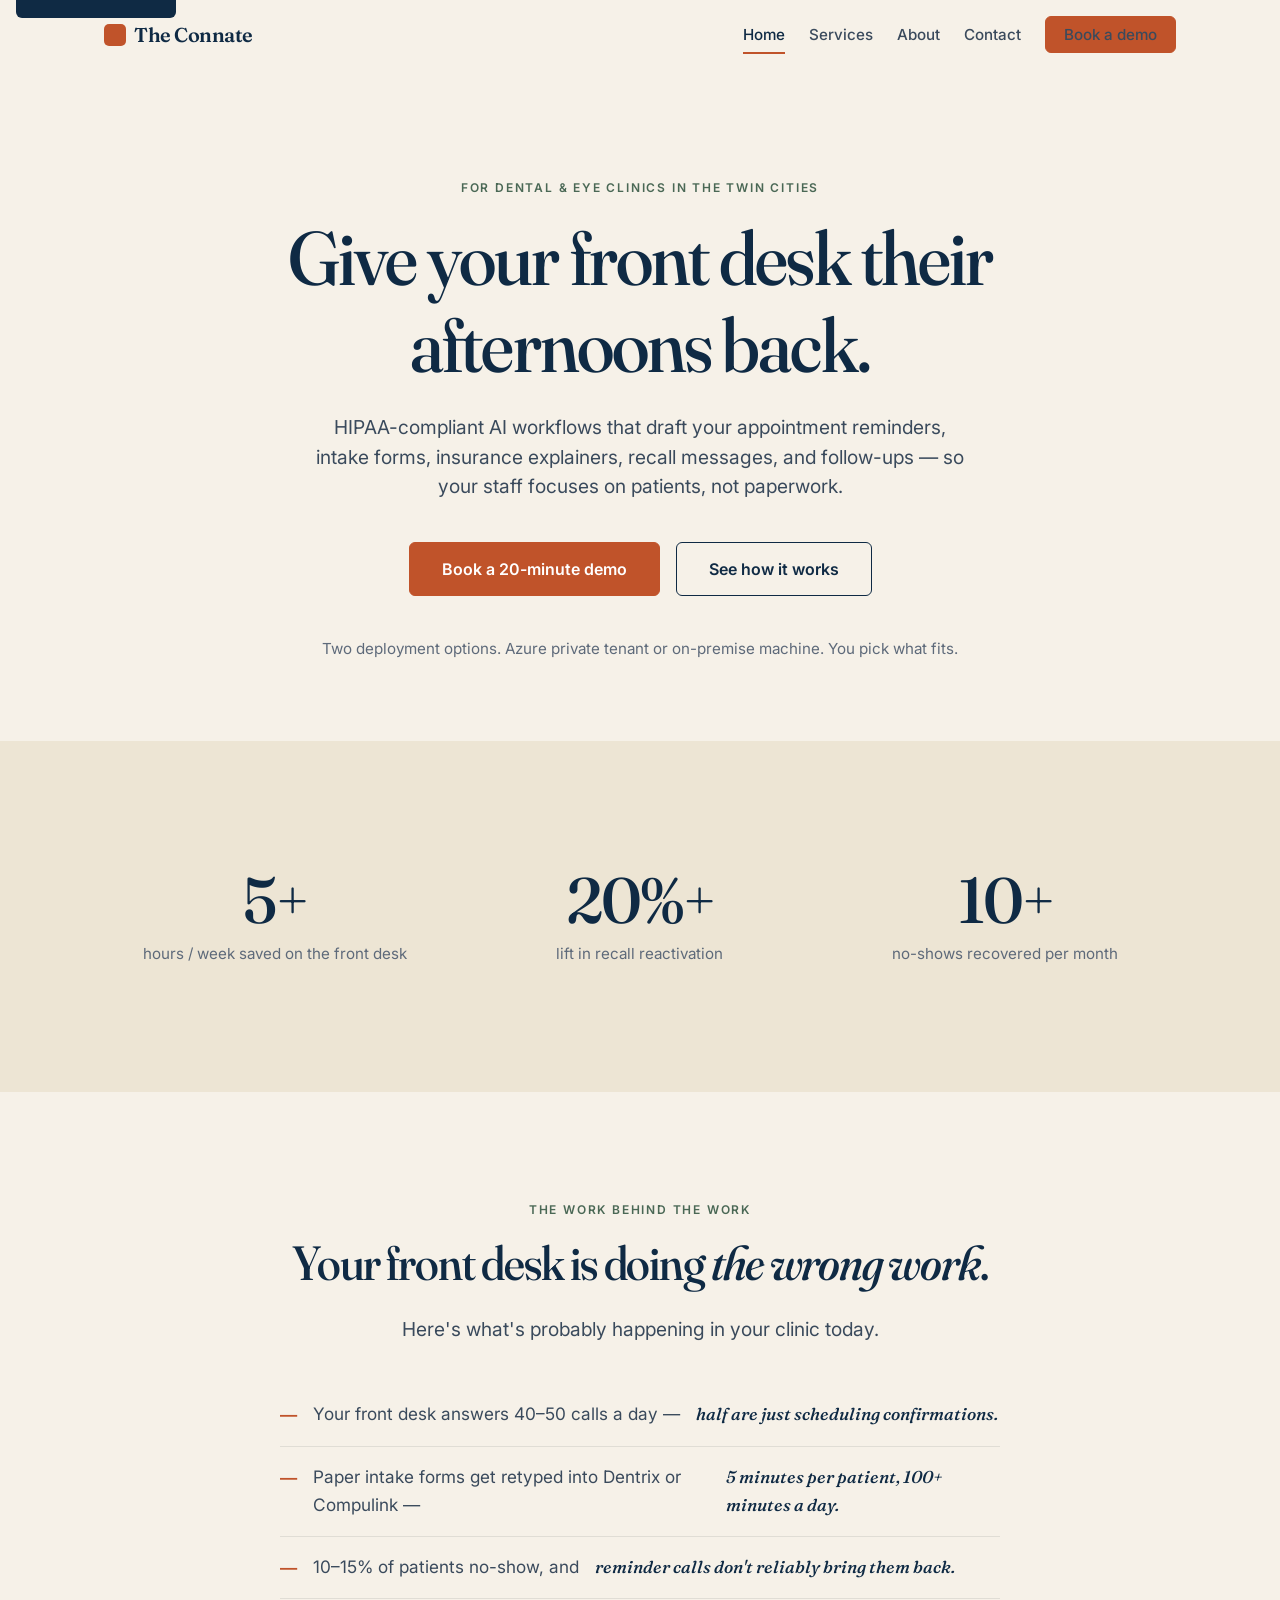
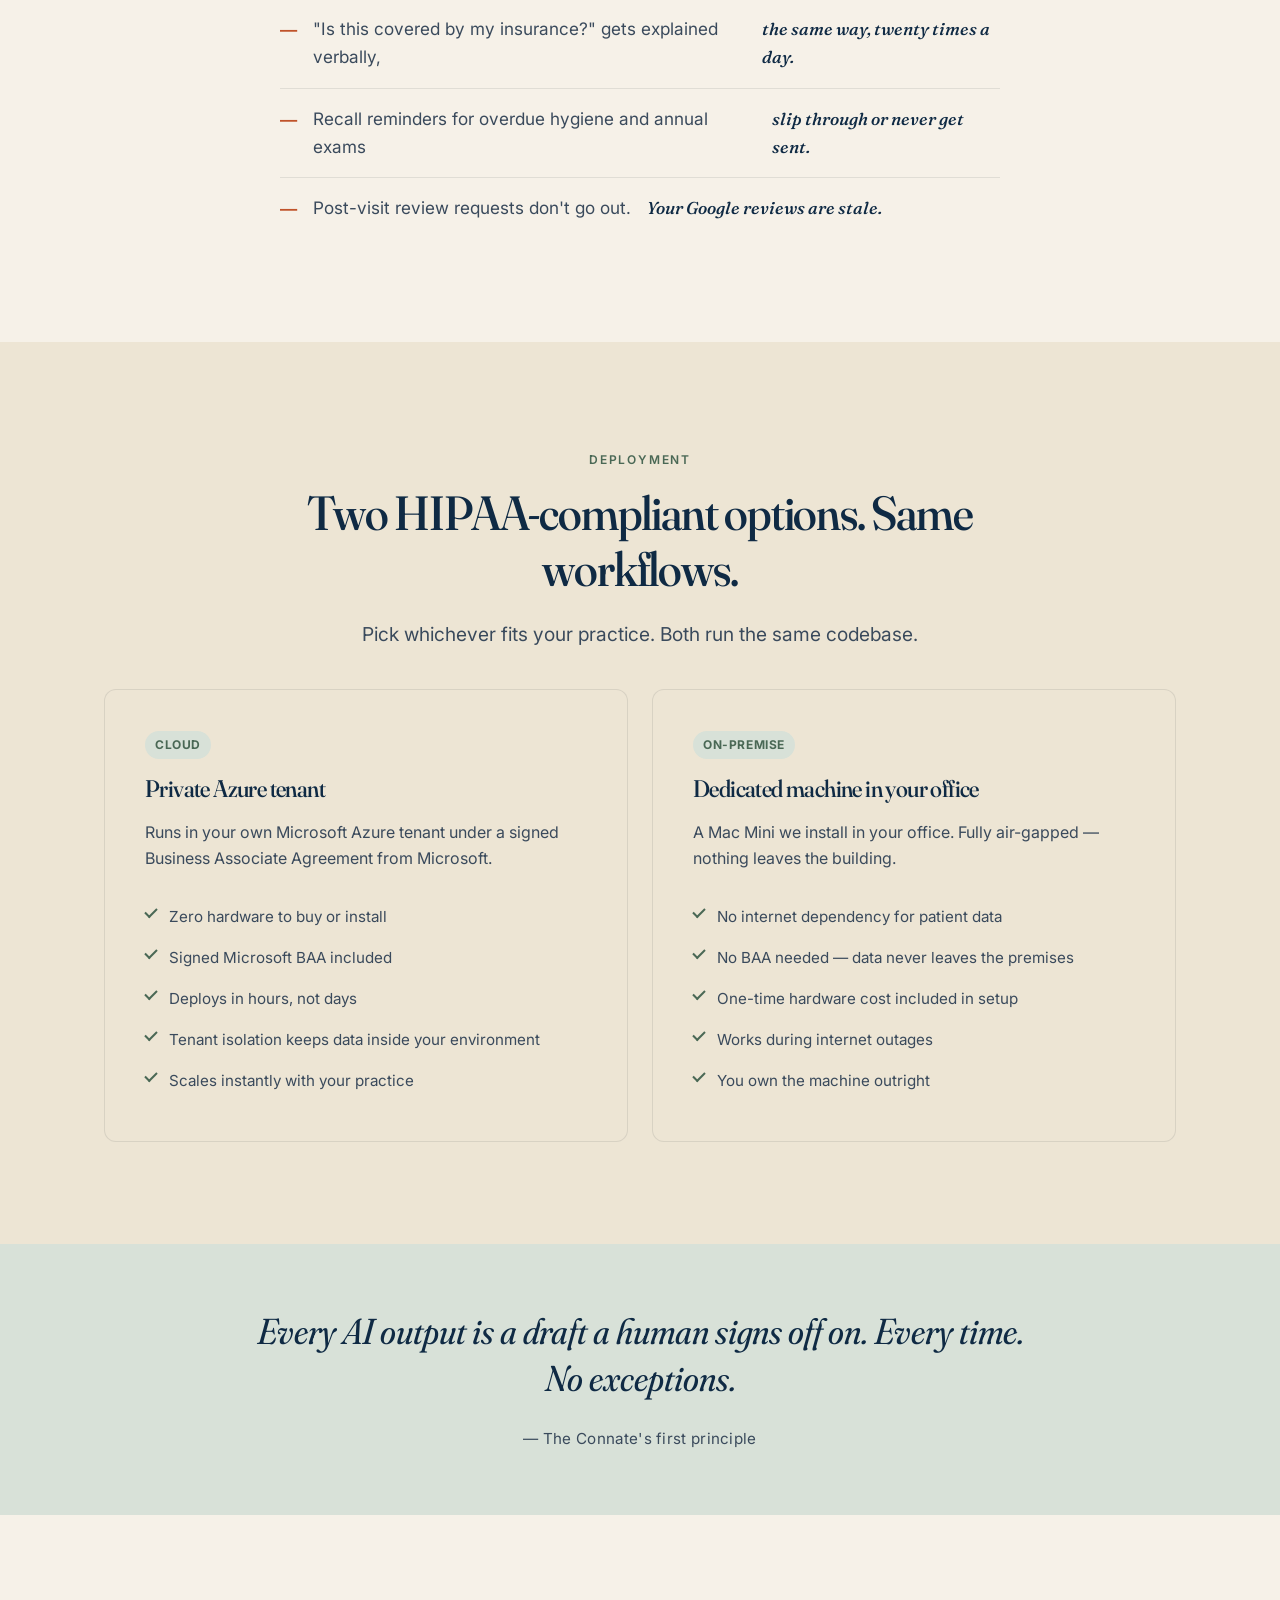
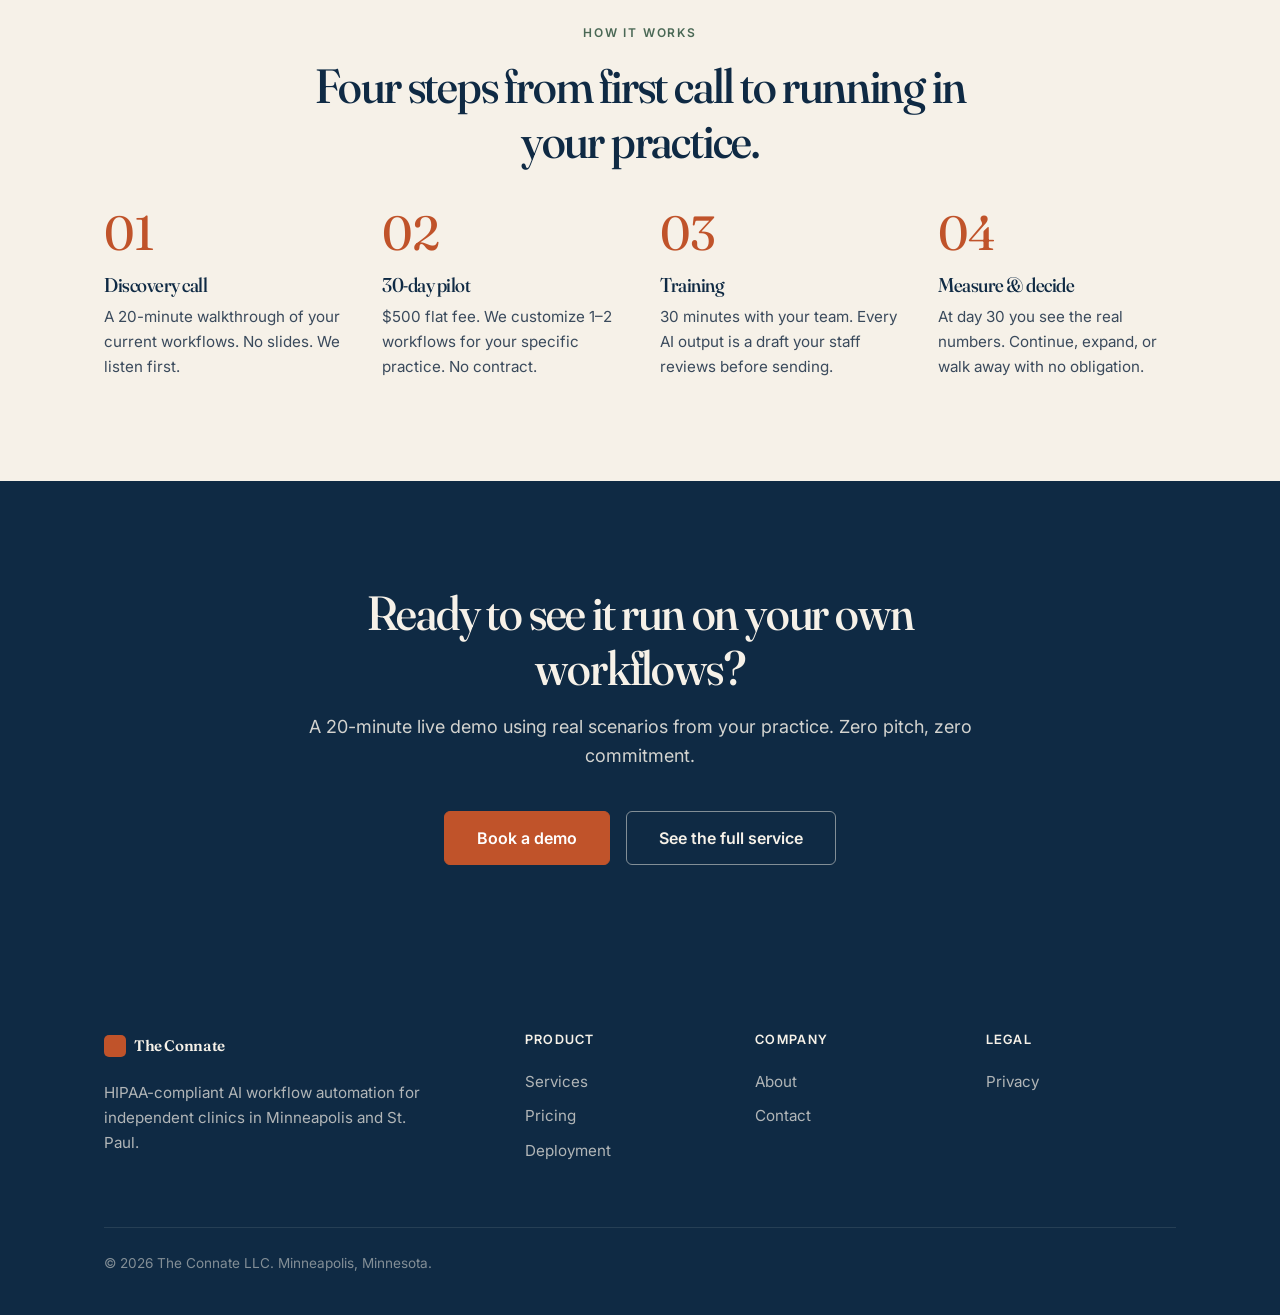
<file: index.html>
<!doctype html>
<html lang="en">
<head>
  <!-- SHARED:HEAD-META:START — page-specific title/description above this block stays per-page; the rest stays in sync across all pages -->
  <meta charset="utf-8">
  <meta name="viewport" content="width=device-width, initial-scale=1">
  <title>The Connate — HIPAA-compliant AI workflows for Twin Cities clinics</title>
  <meta name="description" content="HIPAA-compliant AI workflow automation for independent dental and eye clinics in Minneapolis and St. Paul. Appointment reminders, intake, recall, insurance explainers — drafted by AI, reviewed by your staff.">
  <meta name="theme-color" content="#F6F1E8">
  <link rel="preconnect" href="https://fonts.googleapis.com">
  <link rel="preconnect" href="https://fonts.gstatic.com" crossorigin>
  <link href="https://fonts.googleapis.com/css2?family=Fraunces:opsz,wght@9..144,400;9..144,500;9..144,600&family=Inter:wght@400;500;600;700&display=swap" rel="stylesheet">
  <link rel="icon" href="favicon.svg" type="image/svg+xml">
  <link rel="icon" href="favicon.png" type="image/png" sizes="32x32">
  <link rel="apple-touch-icon" href="apple-touch-icon.png">
  <link rel="stylesheet" href="style.css">
  <meta property="og:title" content="The Connate — AI workflows for Twin Cities clinics">
  <meta property="og:description" content="HIPAA-compliant AI workflow automation for Minneapolis/St. Paul dental and eye clinics.">
  <meta property="og:type" content="website">
  <meta property="og:url" content="https://theconnate.com/">
  <meta property="og:image" content="https://theconnate.com/og-image.png">
  <link rel="canonical" href="https://theconnate.com/">
  <meta name="twitter:card" content="summary_large_image">
  <meta name="twitter:title" content="The Connate — AI workflows for Twin Cities clinics">
  <meta name="twitter:description" content="HIPAA-compliant AI workflow automation for Minneapolis/St. Paul dental and eye clinics.">
  <meta name="twitter:image" content="https://theconnate.com/og-image.png">
  <!-- SHARED:HEAD-META:END -->
  <script type="application/ld+json">
  {
    "@context": "https://schema.org",
    "@type": "Organization",
    "name": "The Connate",
    "url": "https://theconnate.com/",
    "logo": "https://theconnate.com/og-image.png",
    "description": "HIPAA-compliant AI workflow automation for independent dental and eye clinics in Minneapolis and St. Paul.",
    "email": "hello@theconnate.com",
    "areaServed": [
      { "@type": "City", "name": "Minneapolis" },
      { "@type": "City", "name": "Saint Paul" }
    ]
  }
  </script>
</head>
<body>

<a class="skip-link" href="#main">Skip to content</a>

<!-- SHARED:HEADER:START — keep in sync across all pages -->
<header class="site-header">
  <div class="container">
    <a href="index.html" class="logo">The Connate</a>
    <nav class="main-nav" aria-label="Main">
      <button class="nav-toggle" type="button" aria-label="Toggle menu" aria-expanded="false" aria-controls="primary-nav">
        <span aria-hidden="true"></span><span aria-hidden="true"></span><span aria-hidden="true"></span>
      </button>
      <ul id="primary-nav">
        <li><a href="index.html" class="active" aria-current="page">Home</a></li>
        <li><a href="services.html">Services</a></li>
        <li><a href="about.html">About</a></li>
        <li><a href="contact.html">Contact</a></li>
        <li><a href="contact.html" class="btn btn--primary">Book a demo</a></li>
      </ul>
    </nav>
  </div>
</header>
<!-- SHARED:HEADER:END -->

<main id="main">

  <!-- HERO -->
  <section class="hero">
    <div class="container">
      <span class="eyebrow">For dental &amp; eye clinics in the Twin Cities</span>
      <h1 class="display--xl">Give your front desk their afternoons back.</h1>
      <p class="lead">
        HIPAA-compliant AI workflows that draft your appointment reminders,
        intake forms, insurance explainers, recall messages, and follow-ups —
        so your staff focuses on patients, not paperwork.
      </p>
      <div class="hero-ctas">
        <a href="contact.html" class="btn btn--primary btn--lg">Book a 20-minute demo</a>
        <a href="services.html" class="btn btn--ghost btn--lg">See how it works</a>
      </div>
      <p class="hero-footer">
        Two deployment options. Azure private tenant or on-premise machine. You pick what fits.
      </p>
    </div>
  </section>

  <!-- STATS ROW (placeholder numbers — swap when pilot data exists) -->
  <section class="section section--alt">
    <div class="container" data-reveal>
      <div class="stats-row">
        <div class="stat">
          <span class="stat__number">5+</span>
          <span class="stat__label">hours / week saved on the front desk</span>
        </div>
        <div class="stat">
          <span class="stat__number">20%+</span>
          <span class="stat__label">lift in recall reactivation</span>
        </div>
        <div class="stat">
          <span class="stat__number">10+</span>
          <span class="stat__label">no-shows recovered per month</span>
        </div>
      </div>
    </div>
  </section>

  <!-- PAIN POINTS -->
  <section class="section">
    <div class="container">
      <div class="section-header">
        <span class="eyebrow">The work behind the work</span>
        <h2>Your front desk is doing <em style="font-family:'Fraunces',serif;font-style:italic;font-weight:500;">the wrong work</em>.</h2>
        <p class="lead">Here's what's probably happening in your clinic today.</p>
      </div>
      <ul class="pain-list" data-reveal>
        <li>Your front desk answers 40–50 calls a day — <em>half are just scheduling confirmations.</em></li>
        <li>Paper intake forms get retyped into Dentrix or Compulink — <em>5 minutes per patient, 100+ minutes a day.</em></li>
        <li>10–15% of patients no-show, and <em>reminder calls don't reliably bring them back.</em></li>
        <li>"Is this covered by my insurance?" gets explained verbally, <em>the same way, twenty times a day.</em></li>
        <li>Recall reminders for overdue hygiene and annual exams <em>slip through or never get sent.</em></li>
        <li>Post-visit review requests don't go out. <em>Your Google reviews are stale.</em></li>
      </ul>
    </div>
  </section>

  <!-- TWO DEPLOYMENT OPTIONS -->
  <section class="section section--alt">
    <div class="container">
      <div class="section-header">
        <span class="eyebrow">Deployment</span>
        <h2>Two HIPAA-compliant options. Same workflows.</h2>
        <p class="lead">Pick whichever fits your practice. Both run the same codebase.</p>
      </div>
      <div class="deploy-grid" data-reveal>
        <article class="card">
          <span class="tag">Cloud</span>
          <h3>Private Azure tenant</h3>
          <p>Runs in your own Microsoft Azure tenant under a signed Business Associate Agreement from Microsoft.</p>
          <ul>
            <li>Zero hardware to buy or install</li>
            <li>Signed Microsoft BAA included</li>
            <li>Deploys in hours, not days</li>
            <li>Tenant isolation keeps data inside your environment</li>
            <li>Scales instantly with your practice</li>
          </ul>
        </article>

        <article class="card">
          <span class="tag">On-Premise</span>
          <h3>Dedicated machine in your office</h3>
          <p>A Mac Mini we install in your office. Fully air-gapped — nothing leaves the building.</p>
          <ul>
            <li>No internet dependency for patient data</li>
            <li>No BAA needed — data never leaves the premises</li>
            <li>One-time hardware cost included in setup</li>
            <li>Works during internet outages</li>
            <li>You own the machine outright</li>
          </ul>
        </article>
      </div>
    </div>
  </section>

  <!-- PULL QUOTE BAND (placeholder principle quote — swap with a real client quote when available) -->
  <section class="pull-quote-band">
    <div class="container" data-reveal>
      <blockquote class="pull-quote">
        <q>Every AI output is a draft a human signs off on. Every time. No exceptions.</q>
        <cite>— The Connate's first principle</cite>
      </blockquote>
    </div>
  </section>

  <!-- HOW IT WORKS -->
  <section class="section">
    <div class="container">
      <div class="section-header">
        <span class="eyebrow">How it works</span>
        <h2>Four steps from first call to running in your practice.</h2>
      </div>
      <div class="process" data-reveal>
        <div class="step">
          <h3>Discovery call</h3>
          <p>A 20-minute walkthrough of your current workflows. No slides. We listen first.</p>
        </div>
        <div class="step">
          <h3>30-day pilot</h3>
          <p>$500 flat fee. We customize 1–2 workflows for your specific practice. No contract.</p>
        </div>
        <div class="step">
          <h3>Training</h3>
          <p>30 minutes with your team. Every AI output is a draft your staff reviews before sending.</p>
        </div>
        <div class="step">
          <h3>Measure &amp; decide</h3>
          <p>At day 30 you see the real numbers. Continue, expand, or walk away with no obligation.</p>
        </div>
      </div>
    </div>
  </section>

  <!-- CTA CLOSER -->
  <section class="cta-closer">
    <div class="container">
      <h2>Ready to see it run on your own workflows?</h2>
      <p>A 20-minute live demo using real scenarios from your practice. Zero pitch, zero commitment.</p>
      <div class="hero-ctas">
        <a href="contact.html" class="btn btn--primary btn--lg">Book a demo</a>
        <a href="services.html" class="btn btn--ghost btn--lg">See the full service</a>
      </div>
    </div>
  </section>

</main>

<!-- SHARED:FOOTER:START -->
<footer class="site-footer">
  <div class="container">
    <div>
      <a href="index.html" class="logo">The Connate</a>
      <p class="tagline">
        HIPAA-compliant AI workflow automation for independent clinics
        in Minneapolis and St. Paul.
      </p>
    </div>
    <div>
      <h4>Product</h4>
      <ul>
        <li><a href="services.html">Services</a></li>
        <li><a href="services.html#pricing">Pricing</a></li>
        <li><a href="services.html#deployment">Deployment</a></li>
      </ul>
    </div>
    <div>
      <h4>Company</h4>
      <ul>
        <li><a href="about.html">About</a></li>
        <li><a href="contact.html">Contact</a></li>
      </ul>
    </div>
    <div>
      <h4>Legal</h4>
      <ul>
        <li><a href="privacy.html">Privacy</a></li>
      </ul>
    </div>
    <p class="copyright">
      &copy; 2026 The Connate LLC. Minneapolis, Minnesota.
    </p>
  </div>
</footer>
<!-- SHARED:FOOTER:END -->

<aside class="sticky-cta">
  <a href="contact.html" class="btn btn--primary">Book a 20-minute demo</a>
</aside>

<script src="script.js" defer></script>

</body>
</html>
</file>
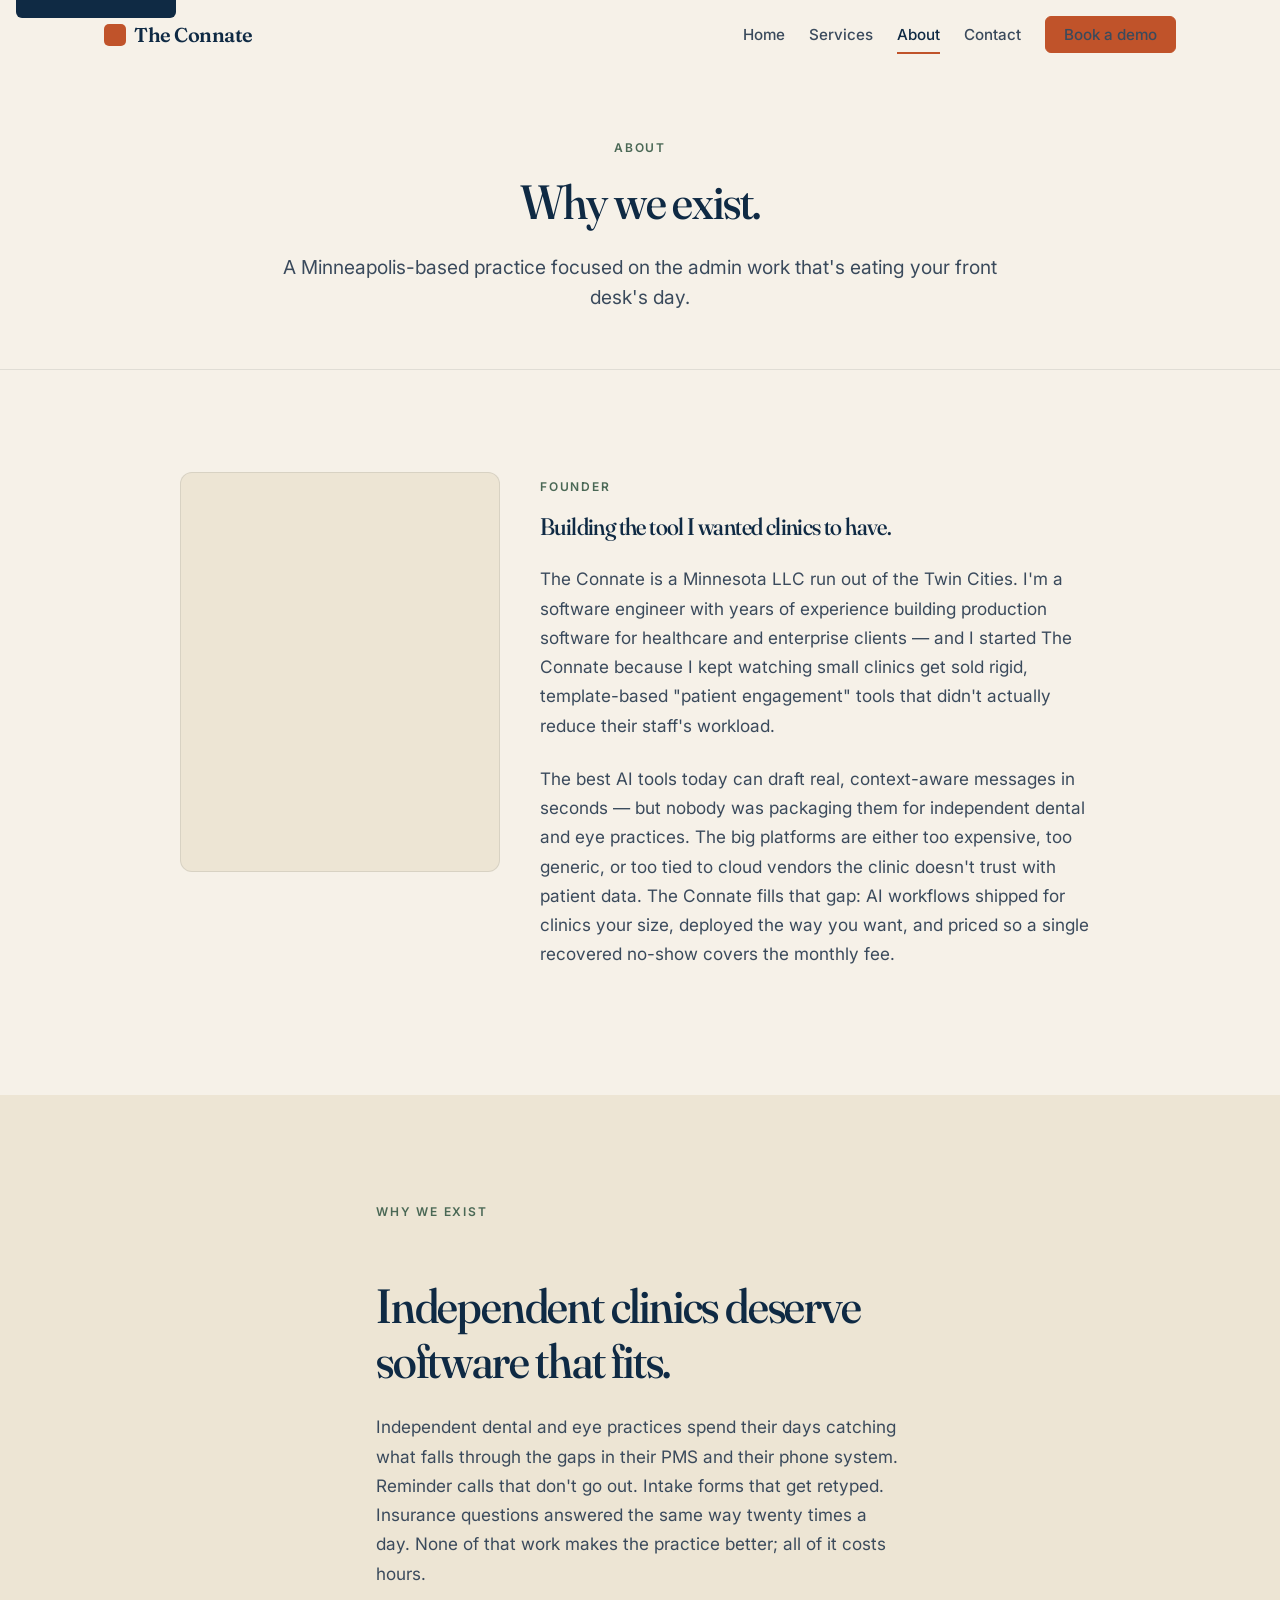
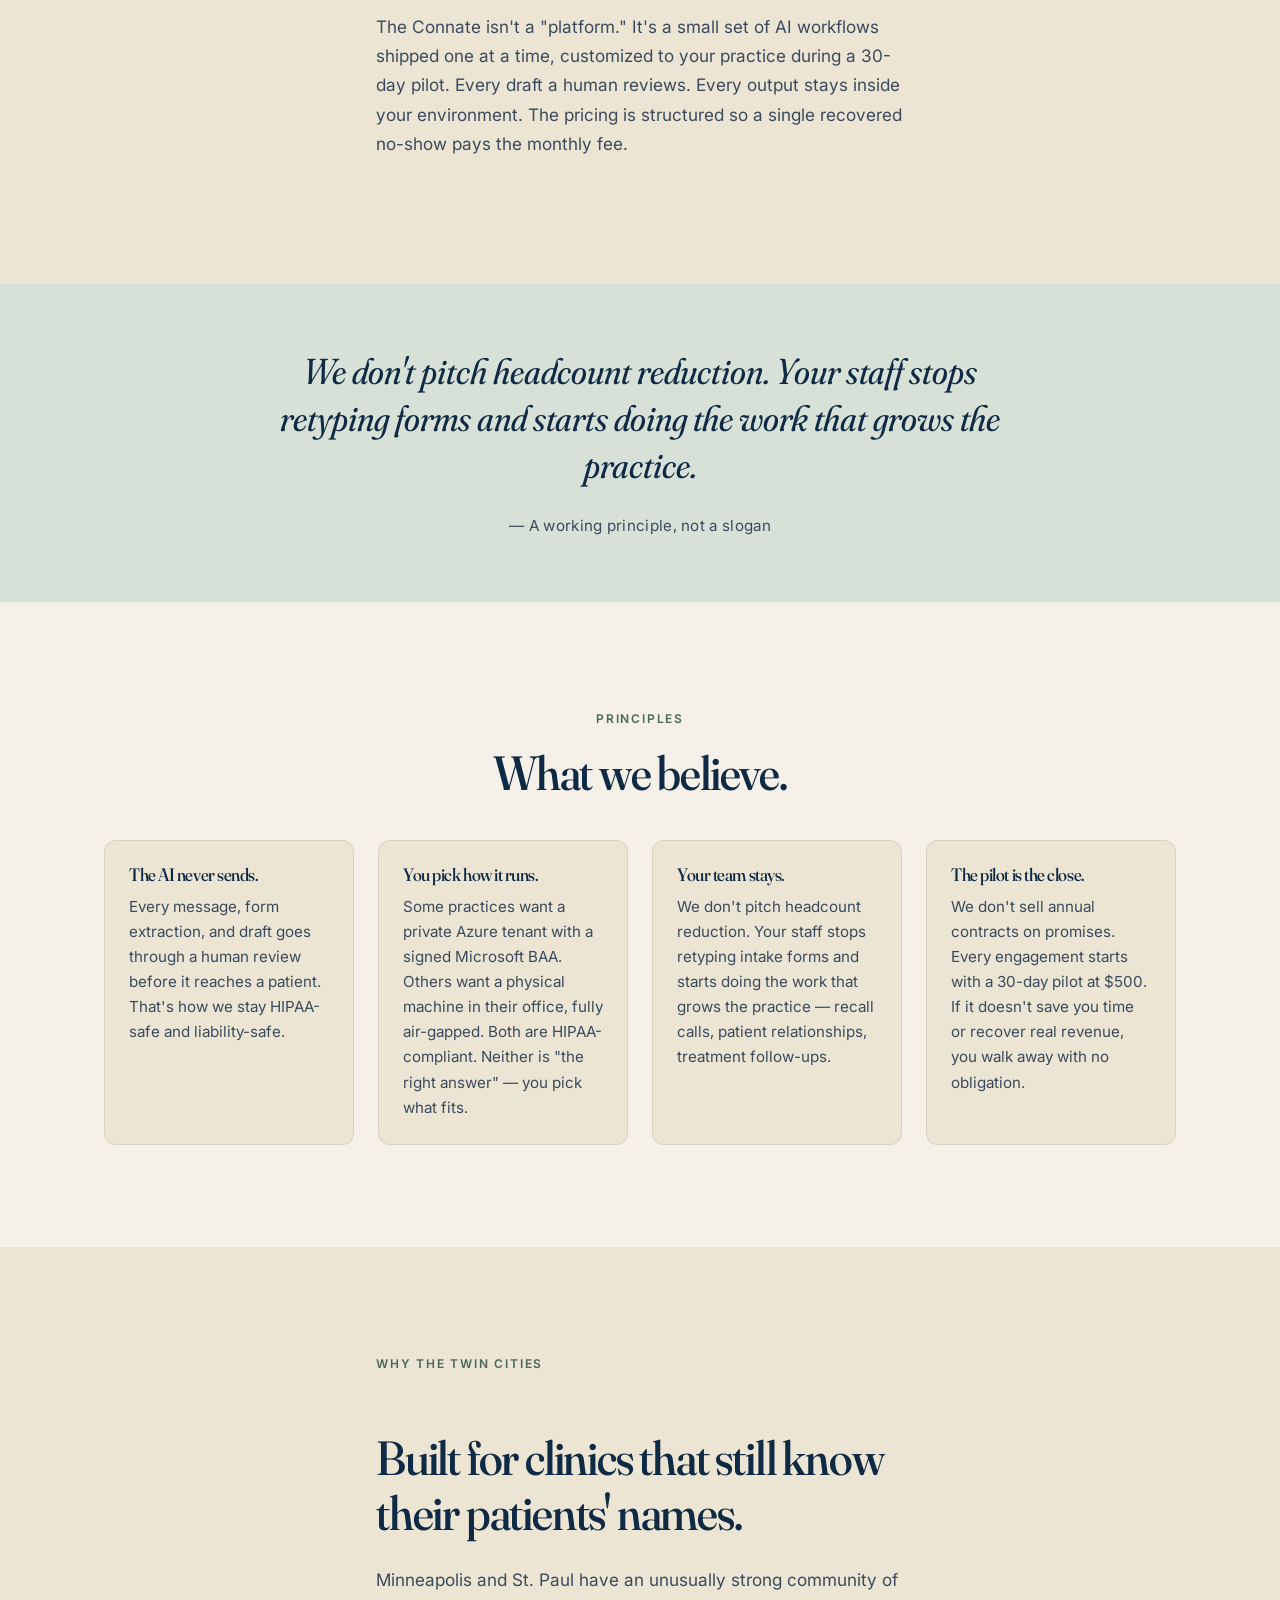
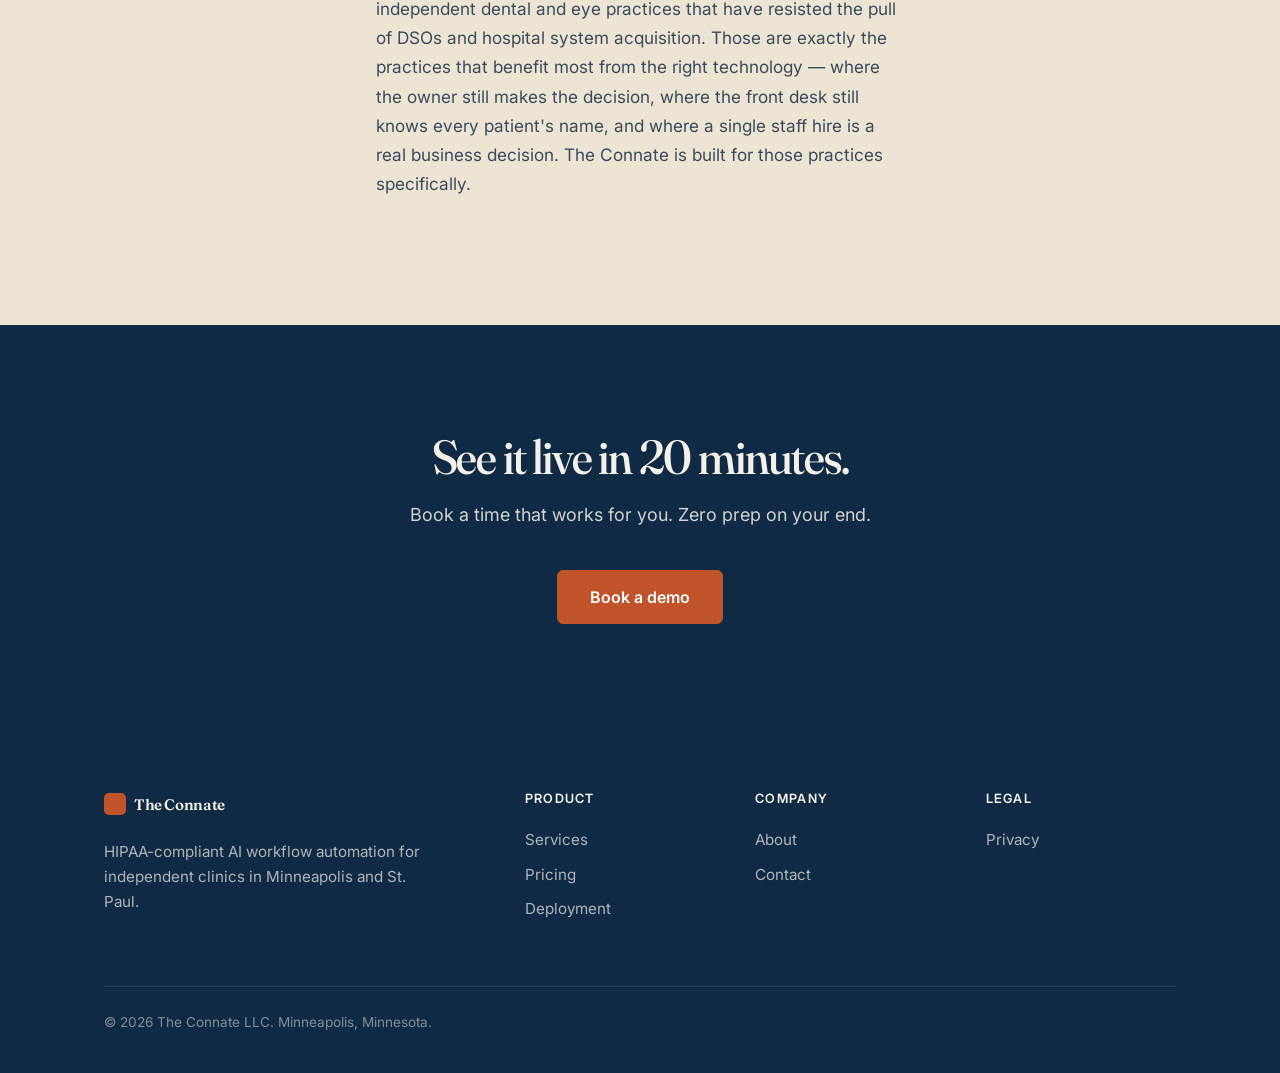
<file: about.html>
<!doctype html>
<html lang="en">
<head>
  <!-- SHARED:HEAD-META:START -->
  <meta charset="utf-8">
  <meta name="viewport" content="width=device-width, initial-scale=1">
  <title>About — The Connate</title>
  <meta name="description" content="The Connate is a Minneapolis-based AI workflow automation practice helping independent dental and eye clinics in the Twin Cities automate their admin work.">
  <meta name="theme-color" content="#F6F1E8">
  <link rel="preconnect" href="https://fonts.googleapis.com">
  <link rel="preconnect" href="https://fonts.gstatic.com" crossorigin>
  <link href="https://fonts.googleapis.com/css2?family=Fraunces:opsz,wght@9..144,400;9..144,500;9..144,600&family=Inter:wght@400;500;600;700&display=swap" rel="stylesheet">
  <link rel="icon" href="favicon.svg" type="image/svg+xml">
  <link rel="icon" href="favicon.png" type="image/png" sizes="32x32">
  <link rel="apple-touch-icon" href="apple-touch-icon.png">
  <link rel="stylesheet" href="style.css">
  <meta property="og:title" content="About — The Connate">
  <meta property="og:description" content="Minneapolis-based AI workflow automation built for independent Twin Cities dental and eye clinics.">
  <meta property="og:type" content="website">
  <meta property="og:url" content="https://theconnate.com/about.html">
  <link rel="canonical" href="https://theconnate.com/about.html">
  <meta property="og:image" content="https://theconnate.com/og-image.png">
  <meta name="twitter:card" content="summary_large_image">
  <meta name="twitter:title" content="About — The Connate">
  <meta name="twitter:description" content="Minneapolis-based AI workflow automation built for independent Twin Cities dental and eye clinics.">
  <meta name="twitter:image" content="https://theconnate.com/og-image.png">
  <!-- SHARED:HEAD-META:END -->
</head>
<body>

<a class="skip-link" href="#main">Skip to content</a>

<!-- SHARED:HEADER:START -->
<header class="site-header">
  <div class="container">
    <a href="index.html" class="logo">The Connate</a>
    <nav class="main-nav" aria-label="Main">
      <button class="nav-toggle" type="button" aria-label="Toggle menu" aria-expanded="false" aria-controls="primary-nav">
        <span aria-hidden="true"></span><span aria-hidden="true"></span><span aria-hidden="true"></span>
      </button>
      <ul id="primary-nav">
        <li><a href="index.html">Home</a></li>
        <li><a href="services.html">Services</a></li>
        <li><a href="about.html" class="active" aria-current="page">About</a></li>
        <li><a href="contact.html">Contact</a></li>
        <li><a href="contact.html" class="btn btn--primary">Book a demo</a></li>
      </ul>
    </nav>
  </div>
</header>
<!-- SHARED:HEADER:END -->

<main id="main">

  <section class="page-header">
    <div class="container">
      <span class="eyebrow">About</span>
      <h1 class="display--l">Why we exist.</h1>
      <p class="lead">A Minneapolis-based practice focused on the admin work that's eating your front desk's day.</p>
    </div>
  </section>

  <!-- FOUNDER BLOCK (portrait is a placeholder — swap with a real headshot before launch) -->
  <section class="section">
    <div class="container">
      <div class="founder" data-reveal>
        <div class="founder__portrait" aria-hidden="true">
          <!-- Intentionally empty solid-color portrait frame until a real headshot ships. -->
        </div>
        <div class="founder__bio">
          <span class="eyebrow">Founder</span>
          <h2 class="display--m">Building the tool I wanted clinics to have.</h2>
          <p>
            The Connate is a Minnesota LLC run out of the Twin Cities. I'm a software engineer with years of experience building production software for healthcare and enterprise clients — and I started The Connate because I kept watching small clinics get sold rigid, template-based "patient engagement" tools that didn't actually reduce their staff's workload.
          </p>
          <p>
            The best AI tools today can draft real, context-aware messages in seconds — but nobody was packaging them for independent dental and eye practices. The big platforms are either too expensive, too generic, or too tied to cloud vendors the clinic doesn't trust with patient data. The Connate fills that gap: AI workflows shipped for clinics your size, deployed the way you want, and priced so a single recovered no-show covers the monthly fee.
          </p>
        </div>
      </div>
    </div>
  </section>

  <!-- WHY WE EXIST — editorial prose -->
  <section class="section section--alt">
    <div class="container prose">
      <span class="eyebrow">Why we exist</span>
      <h2 class="display--l">Independent clinics deserve software that fits.</h2>
      <p>
        Independent dental and eye practices spend their days catching what falls through the gaps in their PMS and their phone system. Reminder calls that don't go out. Intake forms that get retyped. Insurance questions answered the same way twenty times a day. None of that work makes the practice better; all of it costs hours.
      </p>
      <p>
        The Connate isn't a "platform." It's a small set of AI workflows shipped one at a time, customized to your practice during a 30-day pilot. Every draft a human reviews. Every output stays inside your environment. The pricing is structured so a single recovered no-show pays the monthly fee.
      </p>
    </div>
  </section>

  <!-- PULL QUOTE -->
  <section class="pull-quote-band">
    <div class="container" data-reveal>
      <blockquote class="pull-quote">
        <q>We don't pitch headcount reduction. Your staff stops retyping forms and starts doing the work that grows the practice.</q>
        <cite>— A working principle, not a slogan</cite>
      </blockquote>
    </div>
  </section>

  <!-- WHAT WE BELIEVE -->
  <section class="section">
    <div class="container">
      <div class="section-header">
        <span class="eyebrow">Principles</span>
        <h2>What we believe.</h2>
      </div>
      <div class="values-grid" data-reveal>
        <div class="value-card">
          <h3>The AI never sends.</h3>
          <p>Every message, form extraction, and draft goes through a human review before it reaches a patient. That's how we stay HIPAA-safe and liability-safe.</p>
        </div>
        <div class="value-card">
          <h3>You pick how it runs.</h3>
          <p>Some practices want a private Azure tenant with a signed Microsoft BAA. Others want a physical machine in their office, fully air-gapped. Both are HIPAA-compliant. Neither is "the right answer" — you pick what fits.</p>
        </div>
        <div class="value-card">
          <h3>Your team stays.</h3>
          <p>We don't pitch headcount reduction. Your staff stops retyping intake forms and starts doing the work that grows the practice — recall calls, patient relationships, treatment follow-ups.</p>
        </div>
        <div class="value-card">
          <h3>The pilot is the close.</h3>
          <p>We don't sell annual contracts on promises. Every engagement starts with a 30-day pilot at $500. If it doesn't save you time or recover real revenue, you walk away with no obligation.</p>
        </div>
      </div>
    </div>
  </section>

  <!-- WHY THE TWIN CITIES -->
  <section class="section section--alt">
    <div class="container prose">
      <span class="eyebrow">Why the Twin Cities</span>
      <h2 class="display--l">Built for clinics that still know their patients' names.</h2>
      <p>
        Minneapolis and St. Paul have an unusually strong community of independent dental and eye practices that have resisted the pull of DSOs and hospital system acquisition. Those are exactly the practices that benefit most from the right technology — where the owner still makes the decision, where the front desk still knows every patient's name, and where a single staff hire is a real business decision. The Connate is built for those practices specifically.
      </p>
    </div>
  </section>

  <!-- CTA CLOSER -->
  <section class="cta-closer">
    <div class="container">
      <h2>See it live in 20 minutes.</h2>
      <p>Book a time that works for you. Zero prep on your end.</p>
      <div class="hero-ctas">
        <a href="contact.html" class="btn btn--primary btn--lg">Book a demo</a>
      </div>
    </div>
  </section>

</main>

<!-- SHARED:FOOTER:START -->
<footer class="site-footer">
  <div class="container">
    <div>
      <a href="index.html" class="logo">The Connate</a>
      <p class="tagline">
        HIPAA-compliant AI workflow automation for independent clinics
        in Minneapolis and St. Paul.
      </p>
    </div>
    <div>
      <h4>Product</h4>
      <ul>
        <li><a href="services.html">Services</a></li>
        <li><a href="services.html#pricing">Pricing</a></li>
        <li><a href="services.html#deployment">Deployment</a></li>
      </ul>
    </div>
    <div>
      <h4>Company</h4>
      <ul>
        <li><a href="about.html">About</a></li>
        <li><a href="contact.html">Contact</a></li>
      </ul>
    </div>
    <div>
      <h4>Legal</h4>
      <ul>
        <li><a href="privacy.html">Privacy</a></li>
      </ul>
    </div>
    <p class="copyright">
      &copy; 2026 The Connate LLC. Minneapolis, Minnesota.
    </p>
  </div>
</footer>
<!-- SHARED:FOOTER:END -->

<aside class="sticky-cta">
  <a href="contact.html" class="btn btn--primary">Book a 20-minute demo</a>
</aside>

<script src="script.js" defer></script>

</body>
</html>
</file>
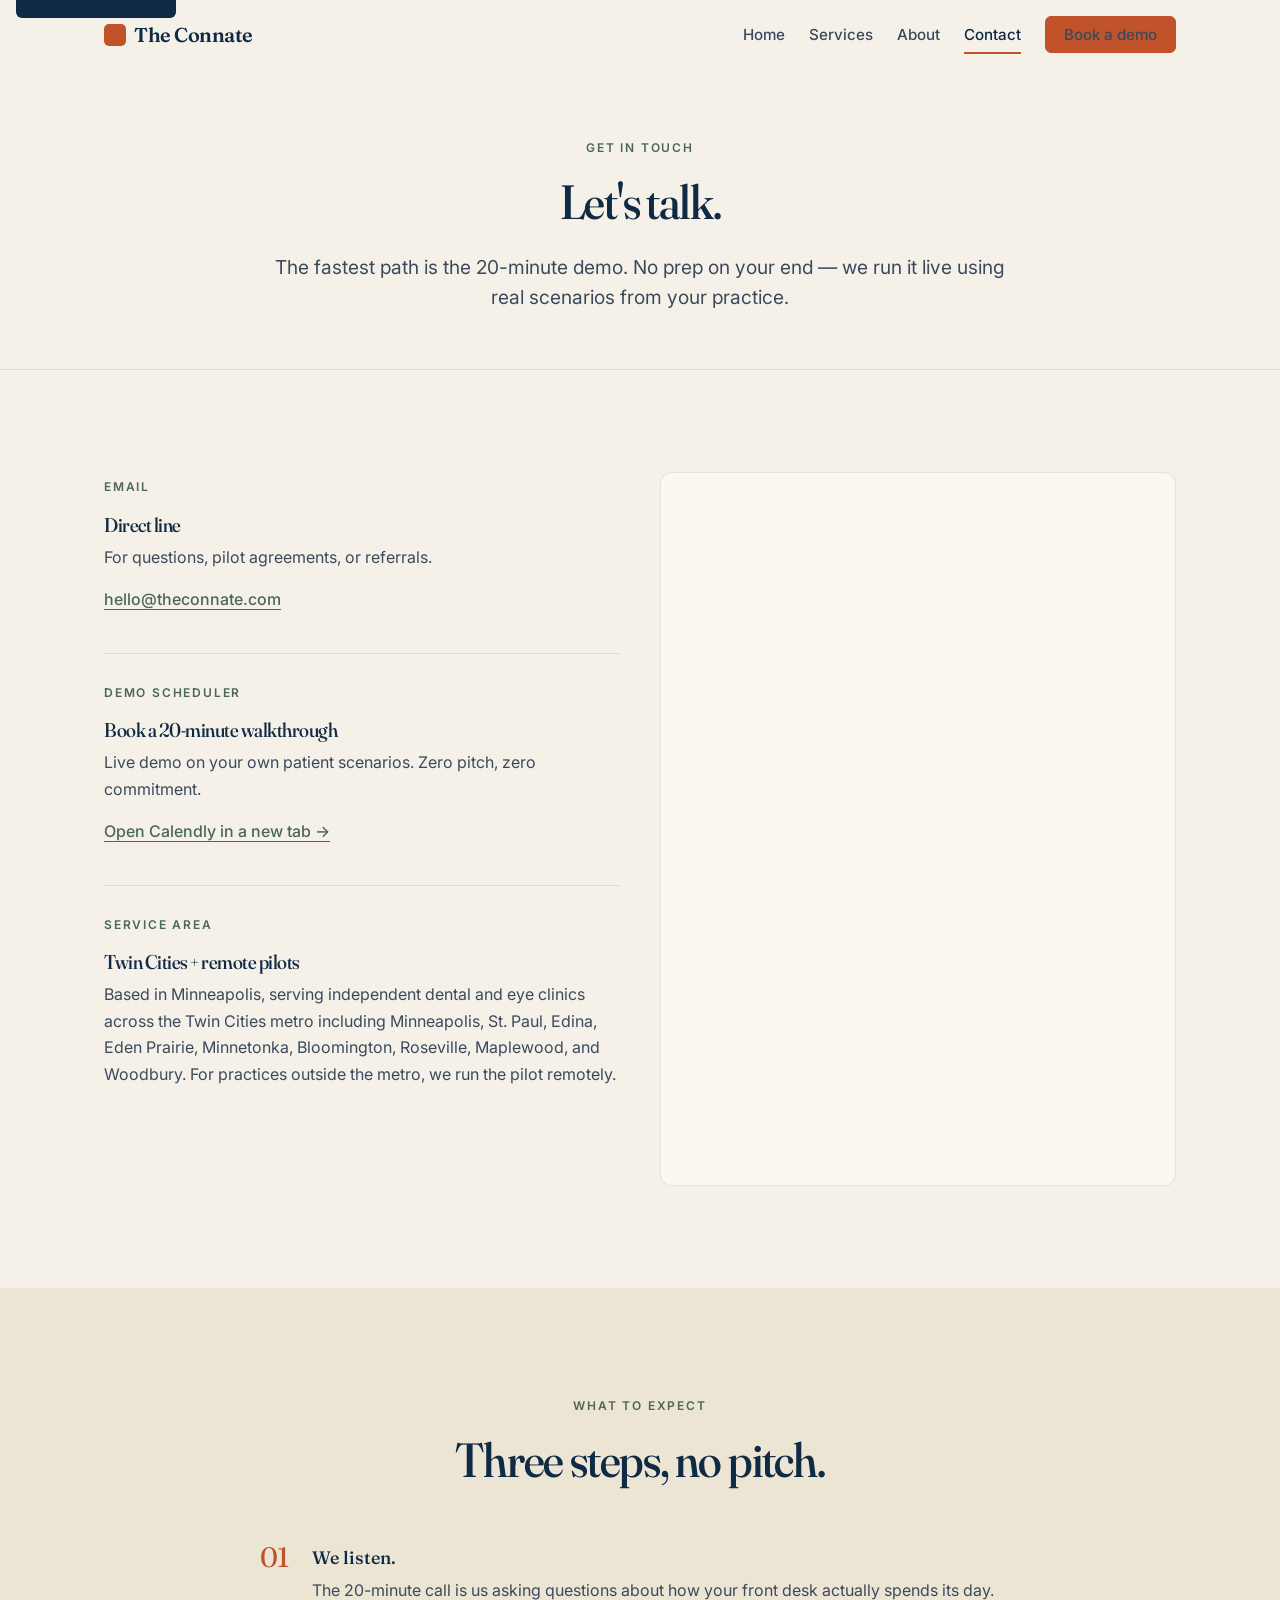
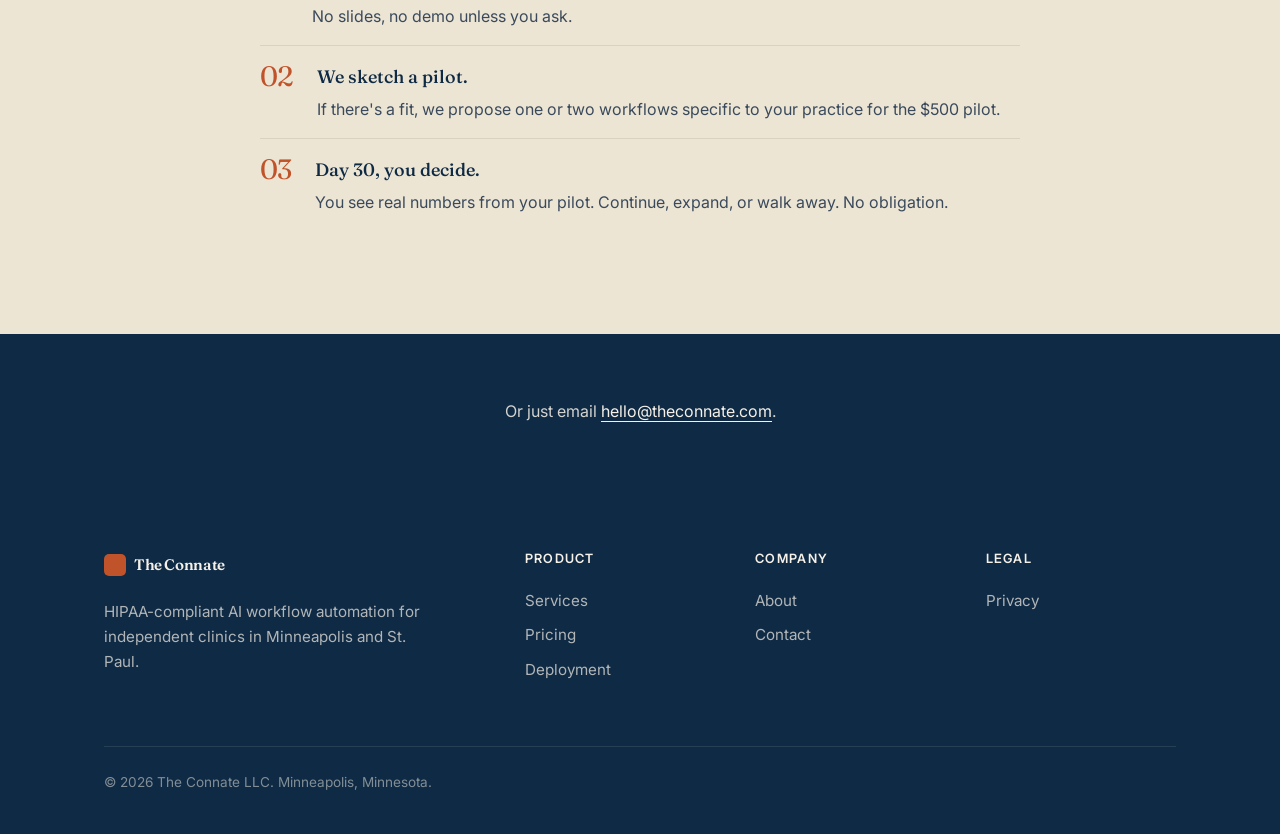
<file: contact.html>
<!doctype html>
<html lang="en">
<head>
  <!-- SHARED:HEAD-META:START -->
  <meta charset="utf-8">
  <meta name="viewport" content="width=device-width, initial-scale=1">
  <title>Contact — The Connate</title>
  <meta name="description" content="Book a 20-minute demo of The Connate's AI workflows, or reach out by email. Serving dental and eye clinics in the Minneapolis / St. Paul area.">
  <meta name="theme-color" content="#F6F1E8">
  <link rel="preconnect" href="https://fonts.googleapis.com">
  <link rel="preconnect" href="https://fonts.gstatic.com" crossorigin>
  <link href="https://fonts.googleapis.com/css2?family=Fraunces:opsz,wght@9..144,400;9..144,500;9..144,600&family=Inter:wght@400;500;600;700&display=swap" rel="stylesheet">
  <link rel="icon" href="favicon.svg" type="image/svg+xml">
  <link rel="icon" href="favicon.png" type="image/png" sizes="32x32">
  <link rel="apple-touch-icon" href="apple-touch-icon.png">
  <link rel="stylesheet" href="style.css">
  <meta property="og:title" content="Contact — The Connate">
  <meta property="og:description" content="Book a 20-minute demo or email hello@theconnate.com.">
  <meta property="og:type" content="website">
  <meta property="og:url" content="https://theconnate.com/contact.html">
  <link rel="canonical" href="https://theconnate.com/contact.html">
  <meta property="og:image" content="https://theconnate.com/og-image.png">
  <meta name="twitter:card" content="summary_large_image">
  <meta name="twitter:title" content="Contact — The Connate">
  <meta name="twitter:description" content="Book a 20-minute demo or email hello@theconnate.com.">
  <meta name="twitter:image" content="https://theconnate.com/og-image.png">
  <!-- SHARED:HEAD-META:END -->
</head>
<body data-no-sticky-cta>

<a class="skip-link" href="#main">Skip to content</a>

<!-- SHARED:HEADER:START -->
<header class="site-header">
  <div class="container">
    <a href="index.html" class="logo">The Connate</a>
    <nav class="main-nav" aria-label="Main">
      <button class="nav-toggle" type="button" aria-label="Toggle menu" aria-expanded="false" aria-controls="primary-nav">
        <span aria-hidden="true"></span><span aria-hidden="true"></span><span aria-hidden="true"></span>
      </button>
      <ul id="primary-nav">
        <li><a href="index.html">Home</a></li>
        <li><a href="services.html">Services</a></li>
        <li><a href="about.html">About</a></li>
        <li><a href="contact.html" class="active" aria-current="page">Contact</a></li>
        <li><a href="#book" class="btn btn--primary">Book a demo</a></li>
      </ul>
    </nav>
  </div>
</header>
<!-- SHARED:HEADER:END -->

<main id="main">

  <section class="page-header">
    <div class="container">
      <span class="eyebrow">Get in touch</span>
      <h1 class="display--l">Let's talk.</h1>
      <p class="lead">The fastest path is the 20-minute demo. No prep on your end — we run it live using real scenarios from your practice.</p>
    </div>
  </section>

  <section class="section" id="book" aria-labelledby="reach-us-heading">
    <div class="container">
      <h2 id="reach-us-heading" class="visually-hidden">Ways to reach us</h2>
      <div class="contact-grid">
        <div class="contact-methods">
          <div class="method">
            <span class="eyebrow">Email</span>
            <h3>Direct line</h3>
            <p>For questions, pilot agreements, or referrals.</p>
            <p><a href="mailto:hello@theconnate.com">hello@theconnate.com</a></p>
          </div>
          <div class="method">
            <span class="eyebrow">Demo scheduler</span>
            <h3>Book a 20-minute walkthrough</h3>
            <p>Live demo on your own patient scenarios. Zero pitch, zero commitment.</p>
            <p><a href="https://calendly.com/theconnate/demo" target="_blank" rel="noopener noreferrer">Open Calendly in a new tab &rarr;</a></p>
          </div>
          <div class="method">
            <span class="eyebrow">Service area</span>
            <h3>Twin Cities + remote pilots</h3>
            <p>
              Based in Minneapolis, serving independent dental and eye clinics across the Twin Cities metro including Minneapolis, St. Paul, Edina, Eden Prairie, Minnetonka, Bloomington, Roseville, Maplewood, and Woodbury. For practices outside the metro, we run the pilot remotely.
            </p>
          </div>
        </div>

        <div class="contact-embed">
          <!-- Calendly inline widget — the URL is a placeholder until a real Calendly event is created. -->
          <div class="calendly-inline-widget"
               data-url="https://calendly.com/theconnate/demo"></div>
          <script type="text/javascript" src="https://assets.calendly.com/assets/external/widget.js" async></script>
          <noscript>
            <p>JavaScript is required to show the scheduler. Email <a href="mailto:hello@theconnate.com">hello@theconnate.com</a> to book directly.</p>
          </noscript>
        </div>
      </div>
    </div>
  </section>

  <!-- WHAT TO EXPECT -->
  <section class="section section--alt">
    <div class="container">
      <div class="section-header">
        <span class="eyebrow">What to expect</span>
        <h2>Three steps, no pitch.</h2>
      </div>
      <ol class="expect-list" data-reveal>
        <li>
          <div>
            <strong>We listen.</strong>
            <p>The 20-minute call is us asking questions about how your front desk actually spends its day. No slides, no demo unless you ask.</p>
          </div>
        </li>
        <li>
          <div>
            <strong>We sketch a pilot.</strong>
            <p>If there's a fit, we propose one or two workflows specific to your practice for the $500 pilot.</p>
          </div>
        </li>
        <li>
          <div>
            <strong>Day 30, you decide.</strong>
            <p>You see real numbers from your pilot. Continue, expand, or walk away. No obligation.</p>
          </div>
        </li>
      </ol>
    </div>
  </section>

  <!-- CTA CLOSER (slim variant — Contact's whole purpose is the CTA) -->
  <section class="cta-closer cta-closer--slim">
    <div class="container">
      <p>Or just email <a href="mailto:hello@theconnate.com">hello@theconnate.com</a>.</p>
    </div>
  </section>

</main>

<!-- SHARED:FOOTER:START -->
<footer class="site-footer">
  <div class="container">
    <div>
      <a href="index.html" class="logo">The Connate</a>
      <p class="tagline">
        HIPAA-compliant AI workflow automation for independent clinics
        in Minneapolis and St. Paul.
      </p>
    </div>
    <div>
      <h4>Product</h4>
      <ul>
        <li><a href="services.html">Services</a></li>
        <li><a href="services.html#pricing">Pricing</a></li>
        <li><a href="services.html#deployment">Deployment</a></li>
      </ul>
    </div>
    <div>
      <h4>Company</h4>
      <ul>
        <li><a href="about.html">About</a></li>
        <li><a href="contact.html">Contact</a></li>
      </ul>
    </div>
    <div>
      <h4>Legal</h4>
      <ul>
        <li><a href="privacy.html">Privacy</a></li>
      </ul>
    </div>
    <p class="copyright">
      &copy; 2026 The Connate LLC. Minneapolis, Minnesota.
    </p>
  </div>
</footer>
<!-- SHARED:FOOTER:END -->

<script src="script.js" defer></script>

</body>
</html>
</file>
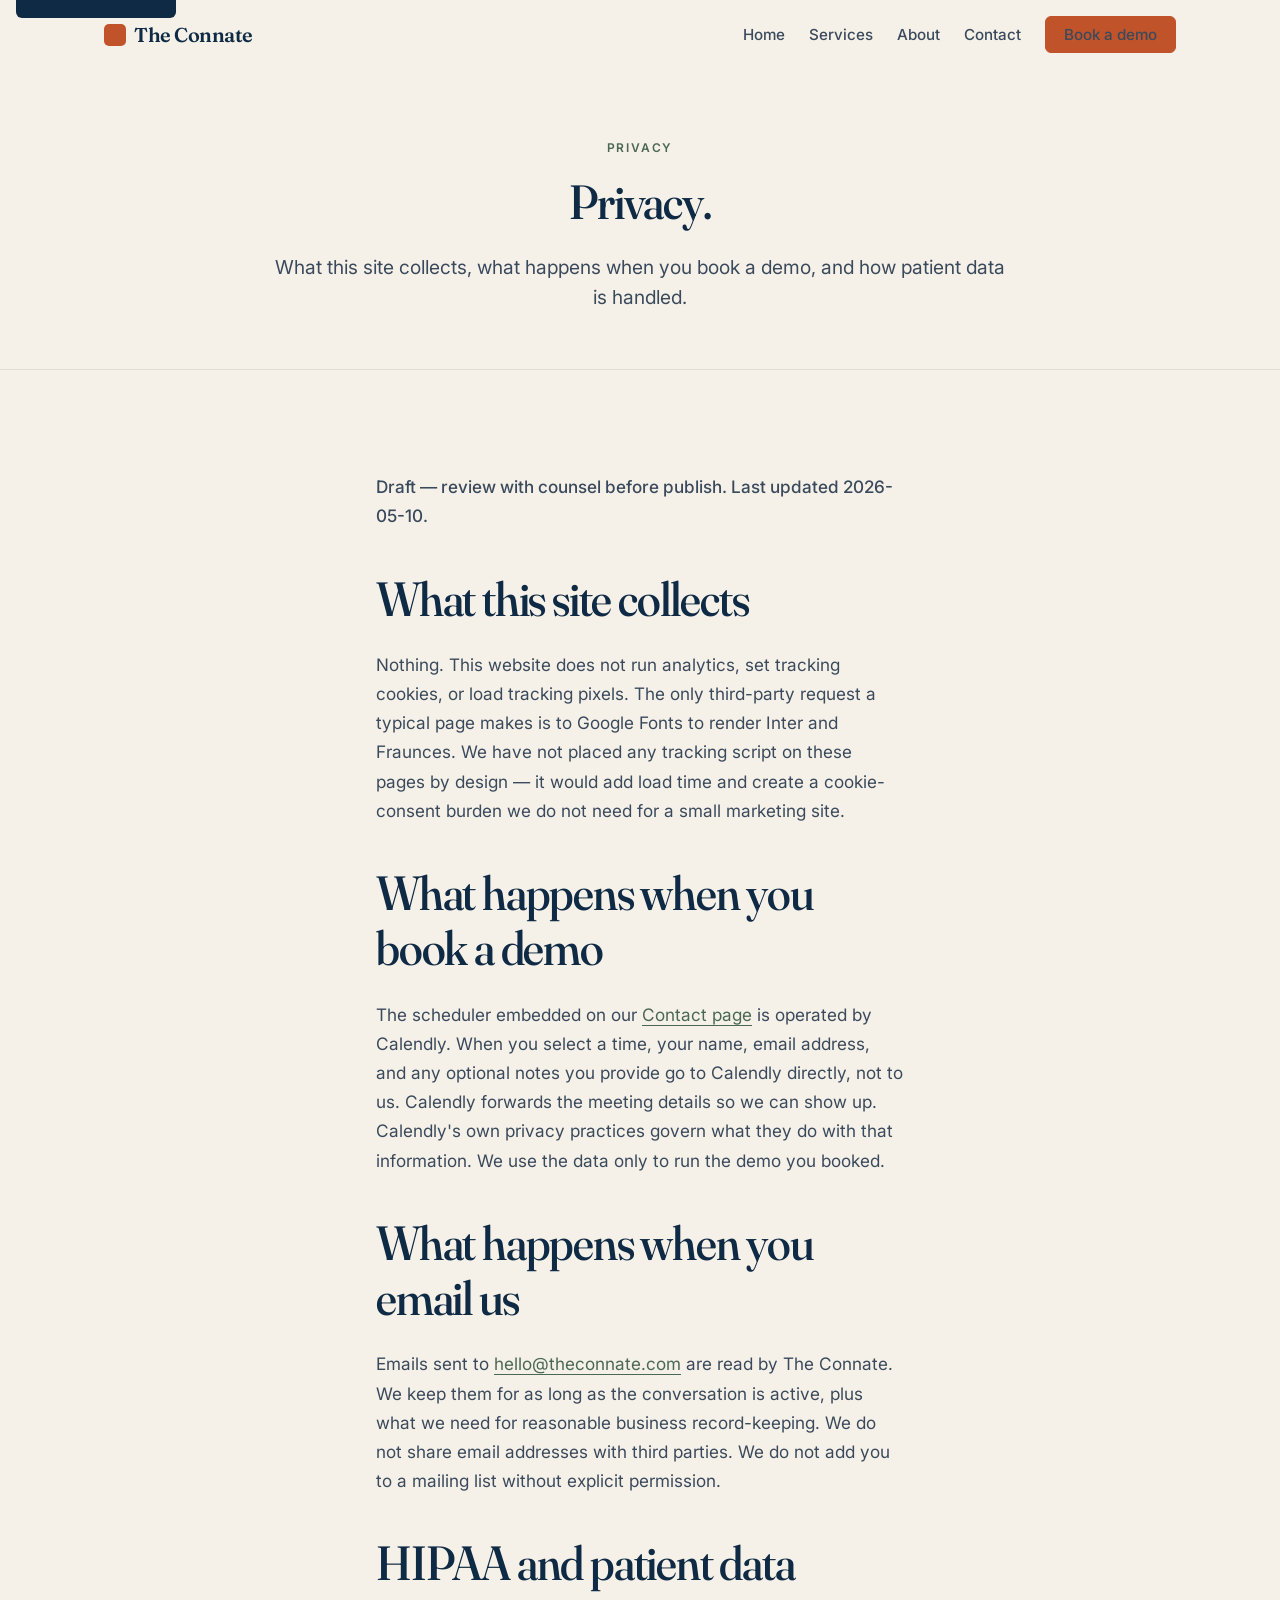
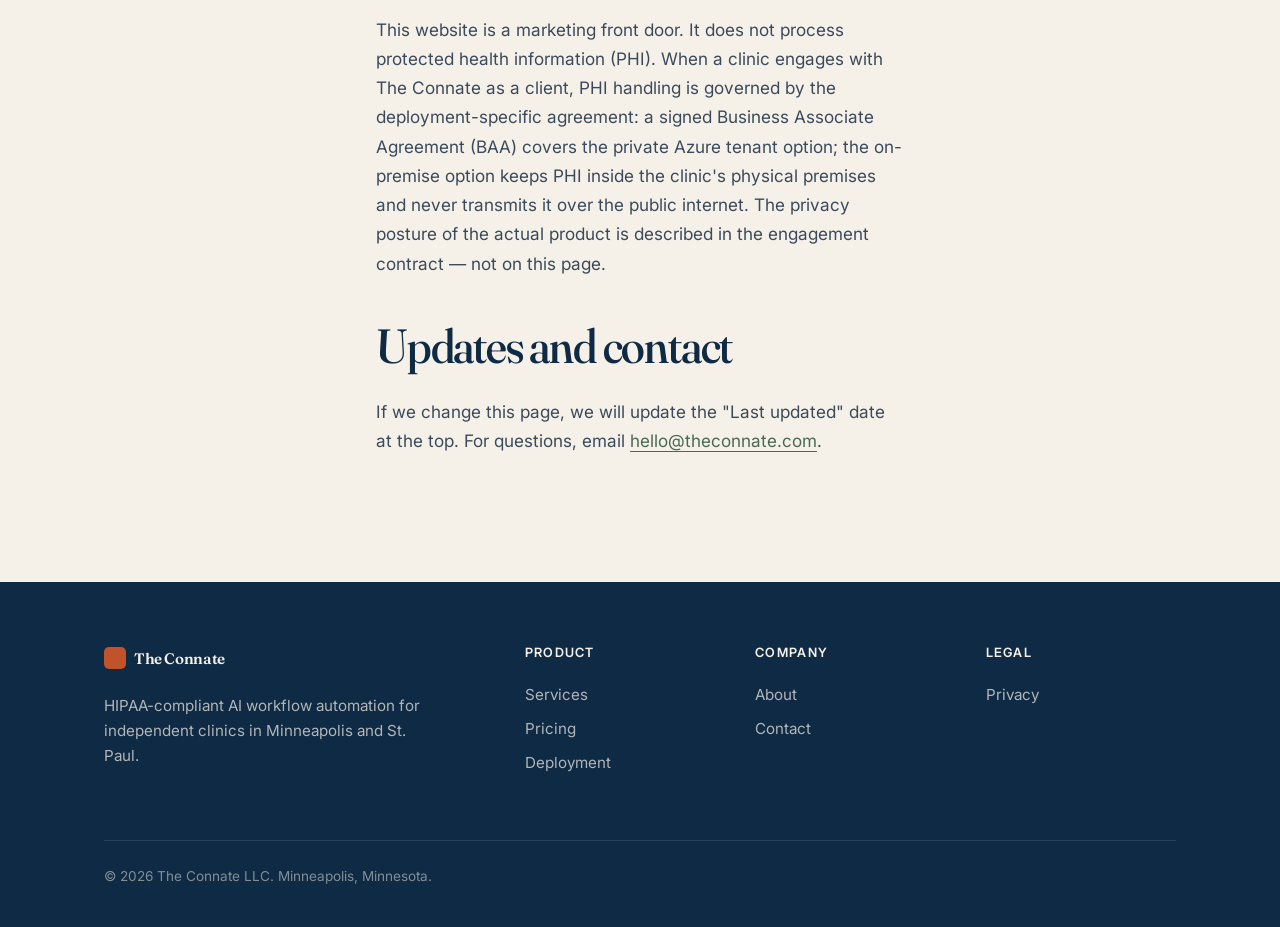
<file: privacy.html>
<!doctype html>
<html lang="en">
<head>
  <!-- SHARED:HEAD-META:START -->
  <meta charset="utf-8">
  <meta name="viewport" content="width=device-width, initial-scale=1">
  <title>Privacy — The Connate</title>
  <meta name="description" content="What this site collects, what happens when you book a demo, and how PHI is handled. A privacy statement for The Connate's marketing site.">
  <meta name="theme-color" content="#F6F1E8">
  <link rel="preconnect" href="https://fonts.googleapis.com">
  <link rel="preconnect" href="https://fonts.gstatic.com" crossorigin>
  <link href="https://fonts.googleapis.com/css2?family=Fraunces:opsz,wght@9..144,400;9..144,500;9..144,600&family=Inter:wght@400;500;600;700&display=swap" rel="stylesheet">
  <link rel="icon" href="favicon.svg" type="image/svg+xml">
  <link rel="icon" href="favicon.png" type="image/png" sizes="32x32">
  <link rel="apple-touch-icon" href="apple-touch-icon.png">
  <link rel="stylesheet" href="style.css">
  <meta property="og:title" content="Privacy — The Connate">
  <meta property="og:description" content="What this marketing site collects (nothing), what happens when you book a demo, and how PHI is handled.">
  <meta property="og:type" content="website">
  <meta property="og:url" content="https://theconnate.com/privacy.html">
  <link rel="canonical" href="https://theconnate.com/privacy.html">
  <meta property="og:image" content="https://theconnate.com/og-image.png">
  <meta name="twitter:card" content="summary_large_image">
  <meta name="twitter:title" content="Privacy — The Connate">
  <meta name="twitter:description" content="What this marketing site collects (nothing), what happens when you book a demo, and how PHI is handled.">
  <meta name="twitter:image" content="https://theconnate.com/og-image.png">
  <!-- SHARED:HEAD-META:END -->
</head>
<body data-no-sticky-cta>

<a class="skip-link" href="#main">Skip to content</a>

<!-- SHARED:HEADER:START -->
<header class="site-header">
  <div class="container">
    <a href="index.html" class="logo">The Connate</a>
    <nav class="main-nav" aria-label="Main">
      <button class="nav-toggle" type="button" aria-label="Toggle menu" aria-expanded="false" aria-controls="primary-nav">
        <span aria-hidden="true"></span><span aria-hidden="true"></span><span aria-hidden="true"></span>
      </button>
      <ul id="primary-nav">
        <li><a href="index.html">Home</a></li>
        <li><a href="services.html">Services</a></li>
        <li><a href="about.html">About</a></li>
        <li><a href="contact.html">Contact</a></li>
        <li><a href="contact.html" class="btn btn--primary">Book a demo</a></li>
      </ul>
    </nav>
  </div>
</header>
<!-- SHARED:HEADER:END -->

<main id="main">

  <section class="page-header">
    <div class="container">
      <span class="eyebrow">Privacy</span>
      <h1 class="display--l">Privacy.</h1>
      <p class="lead">What this site collects, what happens when you book a demo, and how patient data is handled.</p>
    </div>
  </section>

  <section class="section">
    <div class="container prose">
      <p class="caption">
        Draft — review with counsel before publish. Last updated 2026-05-10.
      </p>

      <h2>What this site collects</h2>
      <p>
        Nothing. This website does not run analytics, set tracking cookies, or load tracking pixels. The only third-party request a typical page makes is to Google Fonts to render Inter and Fraunces. We have not placed any tracking script on these pages by design — it would add load time and create a cookie-consent burden we do not need for a small marketing site.
      </p>

      <h2>What happens when you book a demo</h2>
      <p>
        The scheduler embedded on our <a href="contact.html">Contact page</a> is operated by Calendly. When you select a time, your name, email address, and any optional notes you provide go to Calendly directly, not to us. Calendly forwards the meeting details so we can show up. Calendly's own privacy practices govern what they do with that information. We use the data only to run the demo you booked.
      </p>

      <h2>What happens when you email us</h2>
      <p>
        Emails sent to <a href="mailto:hello@theconnate.com">hello@theconnate.com</a> are read by The Connate. We keep them for as long as the conversation is active, plus what we need for reasonable business record-keeping. We do not share email addresses with third parties. We do not add you to a mailing list without explicit permission.
      </p>

      <h2>HIPAA and patient data</h2>
      <p>
        This website is a marketing front door. It does not process protected health information (PHI). When a clinic engages with The Connate as a client, PHI handling is governed by the deployment-specific agreement: a signed Business Associate Agreement (BAA) covers the private Azure tenant option; the on-premise option keeps PHI inside the clinic's physical premises and never transmits it over the public internet. The privacy posture of the actual product is described in the engagement contract — not on this page.
      </p>

      <h2>Updates and contact</h2>
      <p>
        If we change this page, we will update the "Last updated" date at the top. For questions, email <a href="mailto:hello@theconnate.com">hello@theconnate.com</a>.
      </p>
    </div>
  </section>

</main>

<!-- SHARED:FOOTER:START -->
<footer class="site-footer">
  <div class="container">
    <div>
      <a href="index.html" class="logo">The Connate</a>
      <p class="tagline">
        HIPAA-compliant AI workflow automation for independent clinics
        in Minneapolis and St. Paul.
      </p>
    </div>
    <div>
      <h4>Product</h4>
      <ul>
        <li><a href="services.html">Services</a></li>
        <li><a href="services.html#pricing">Pricing</a></li>
        <li><a href="services.html#deployment">Deployment</a></li>
      </ul>
    </div>
    <div>
      <h4>Company</h4>
      <ul>
        <li><a href="about.html">About</a></li>
        <li><a href="contact.html">Contact</a></li>
      </ul>
    </div>
    <div>
      <h4>Legal</h4>
      <ul>
        <li><a href="privacy.html">Privacy</a></li>
      </ul>
    </div>
    <p class="copyright">
      &copy; 2026 The Connate LLC. Minneapolis, Minnesota.
    </p>
  </div>
</footer>
<!-- SHARED:FOOTER:END -->

<script src="script.js" defer></script>

</body>
</html>
</file>
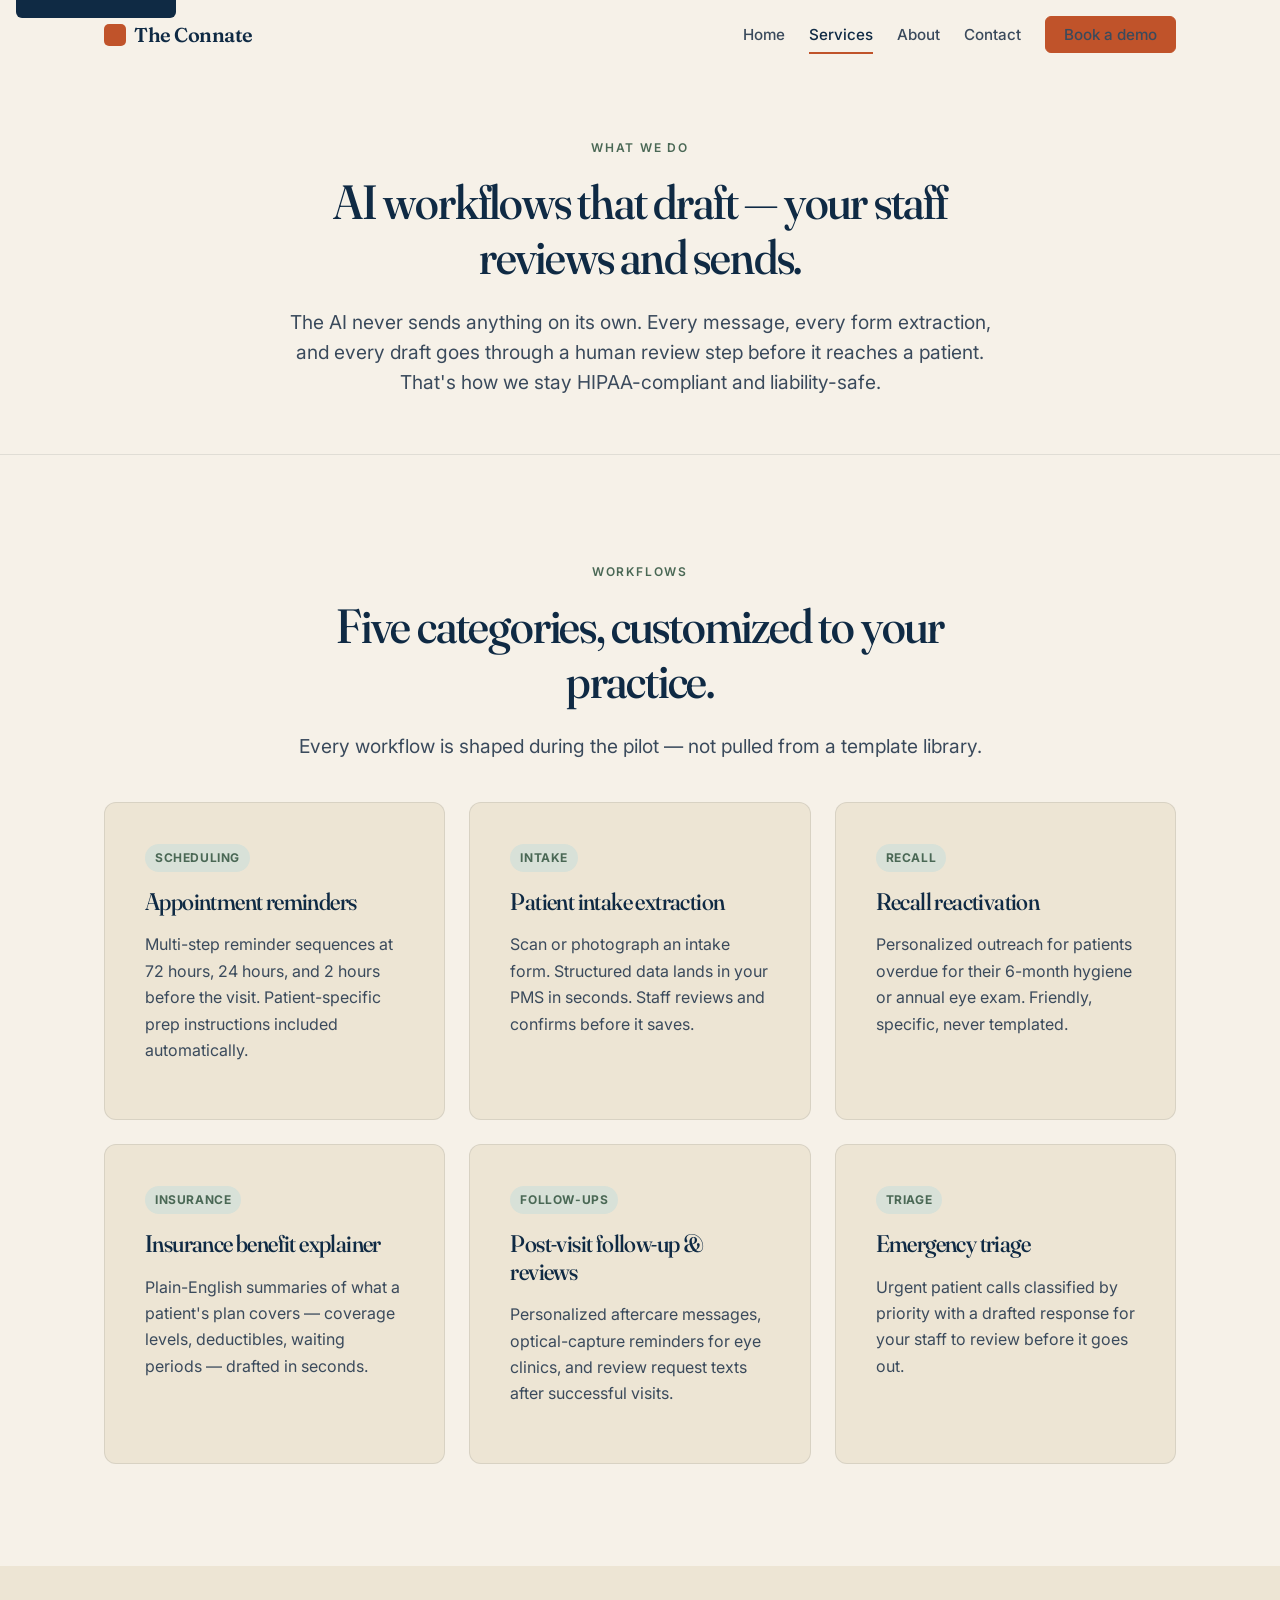
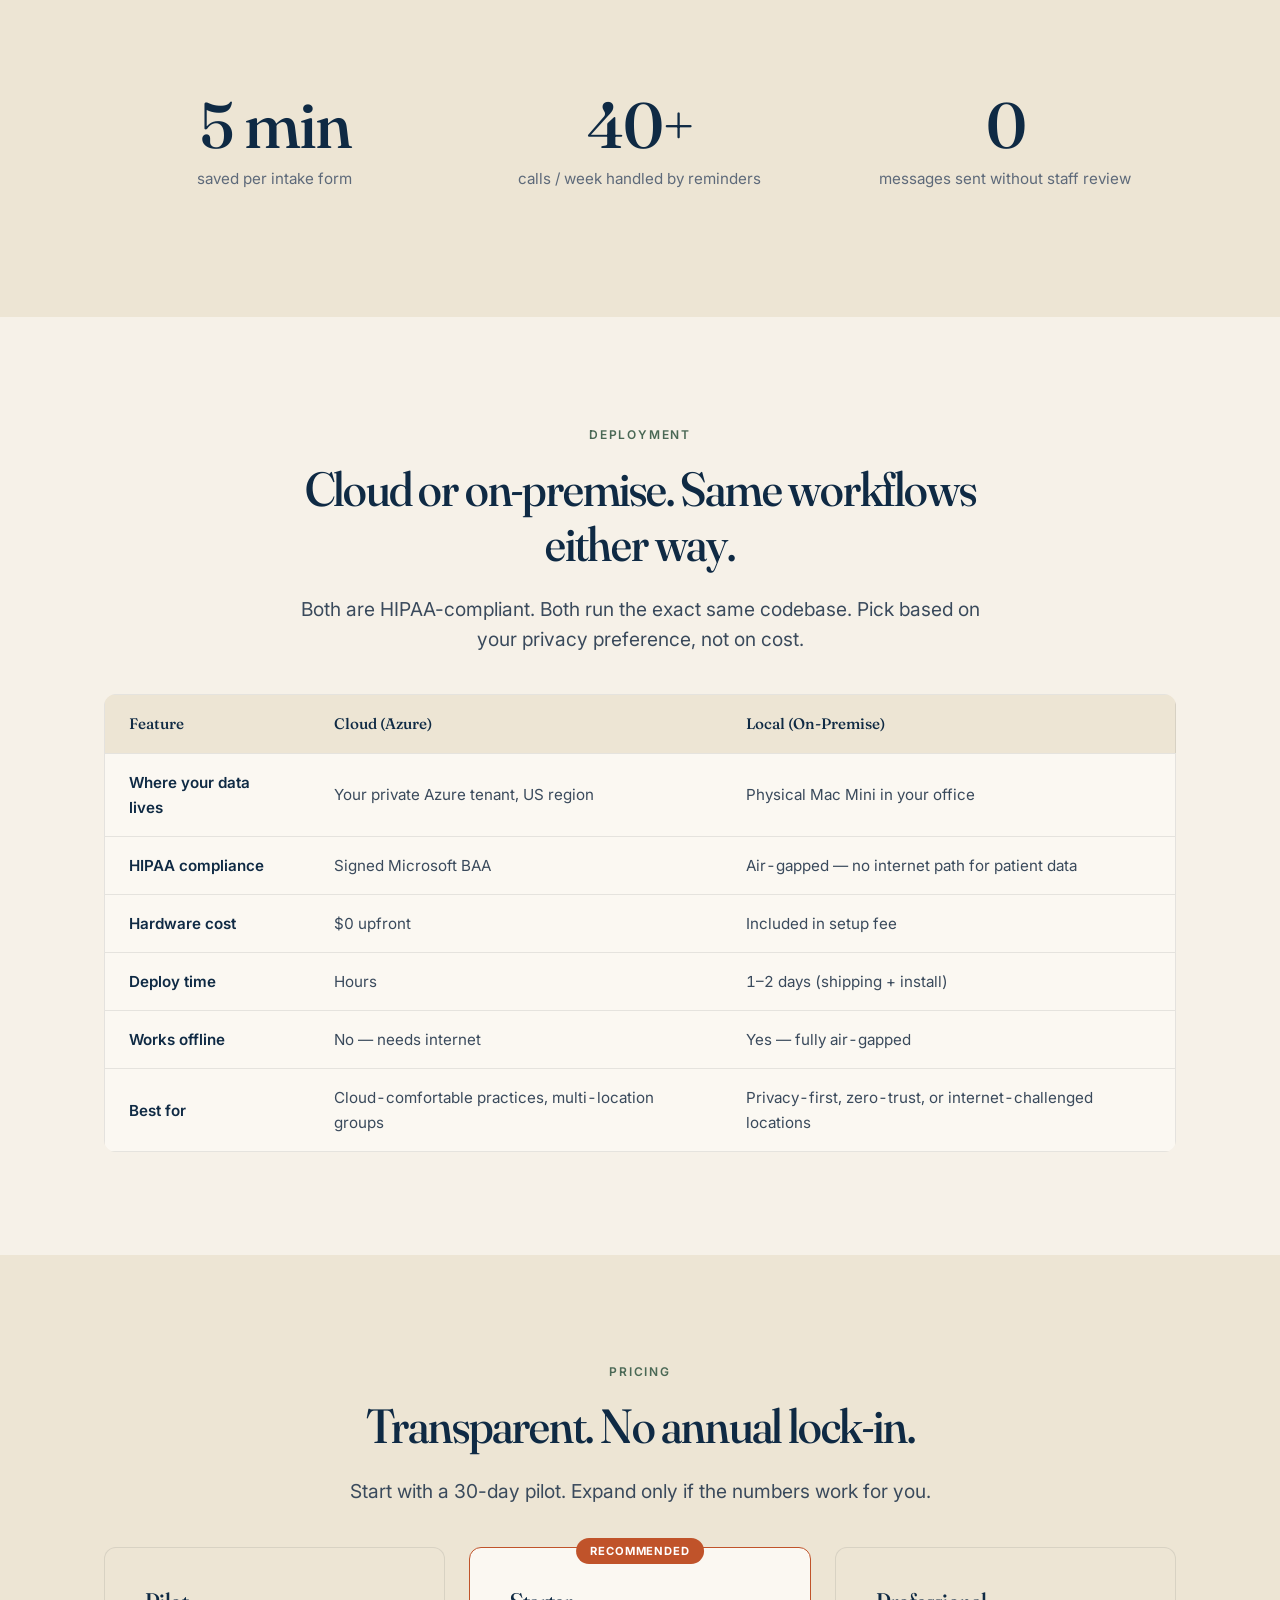
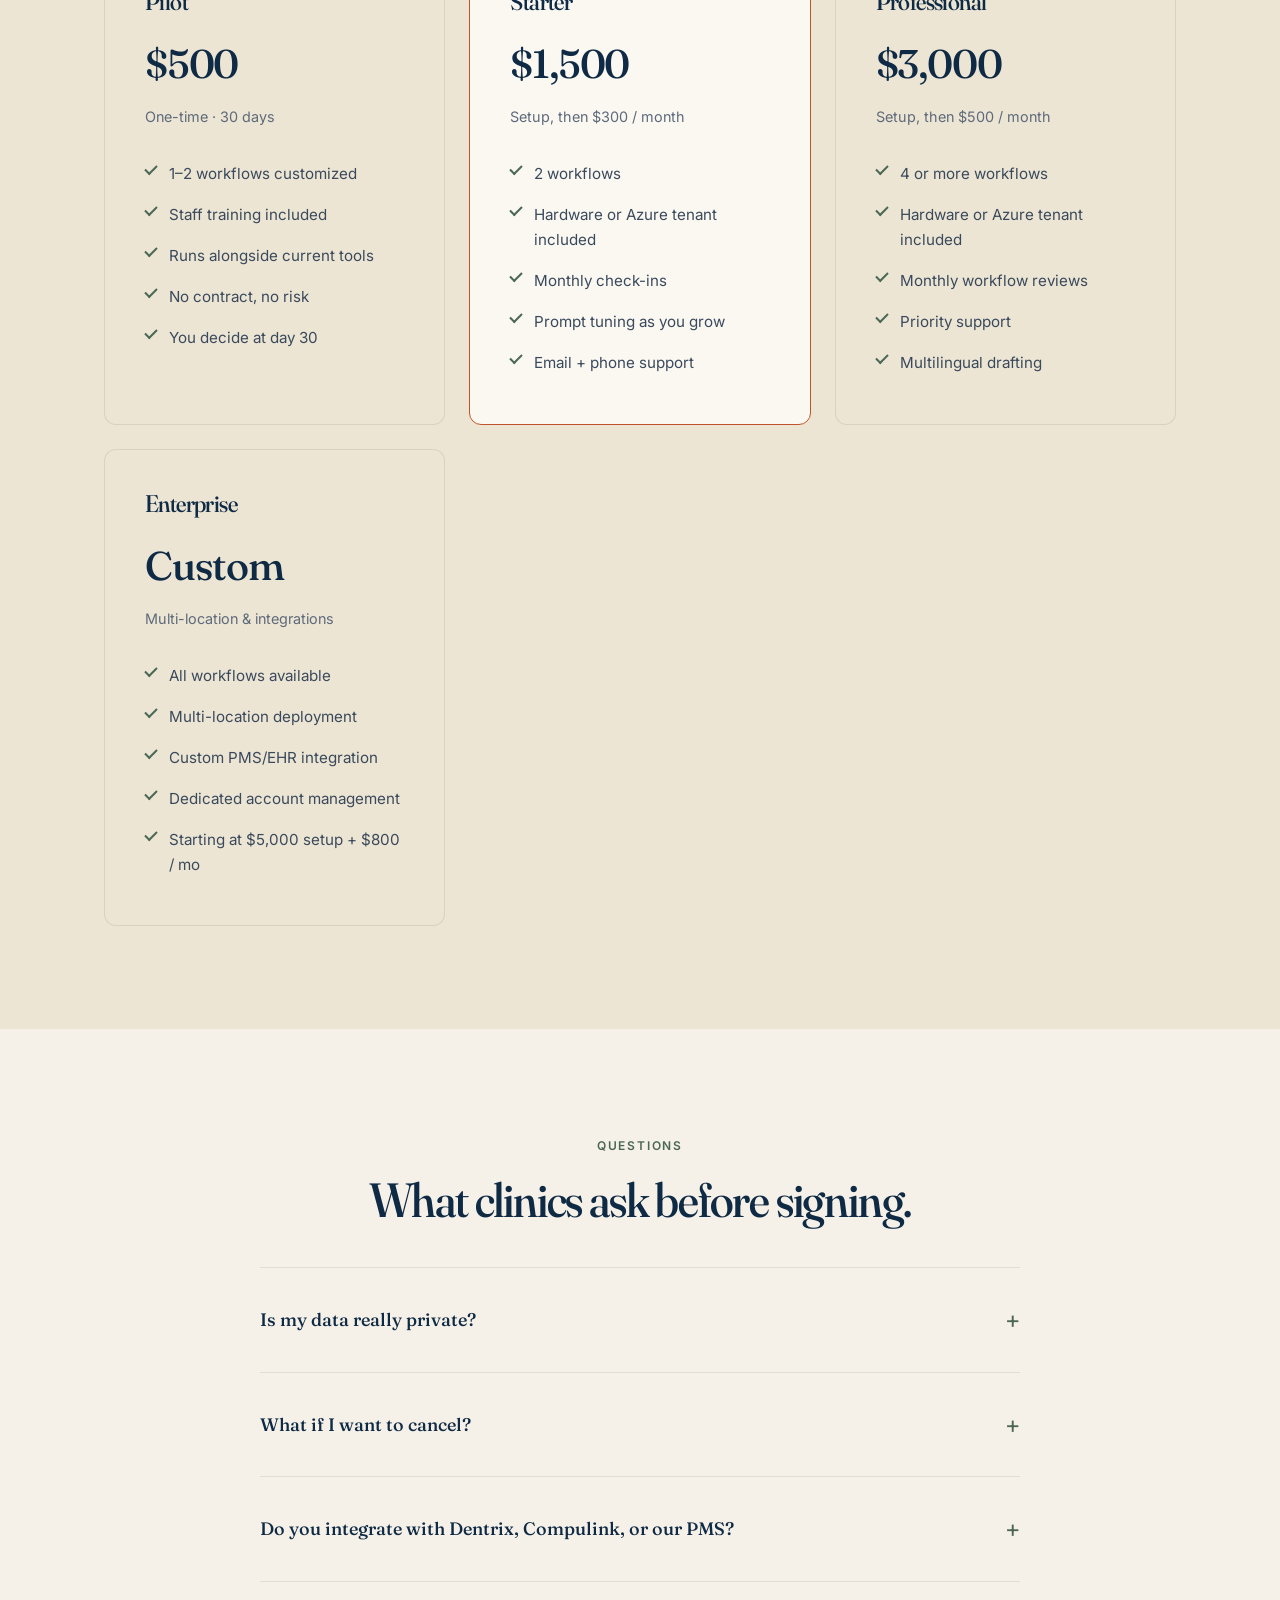
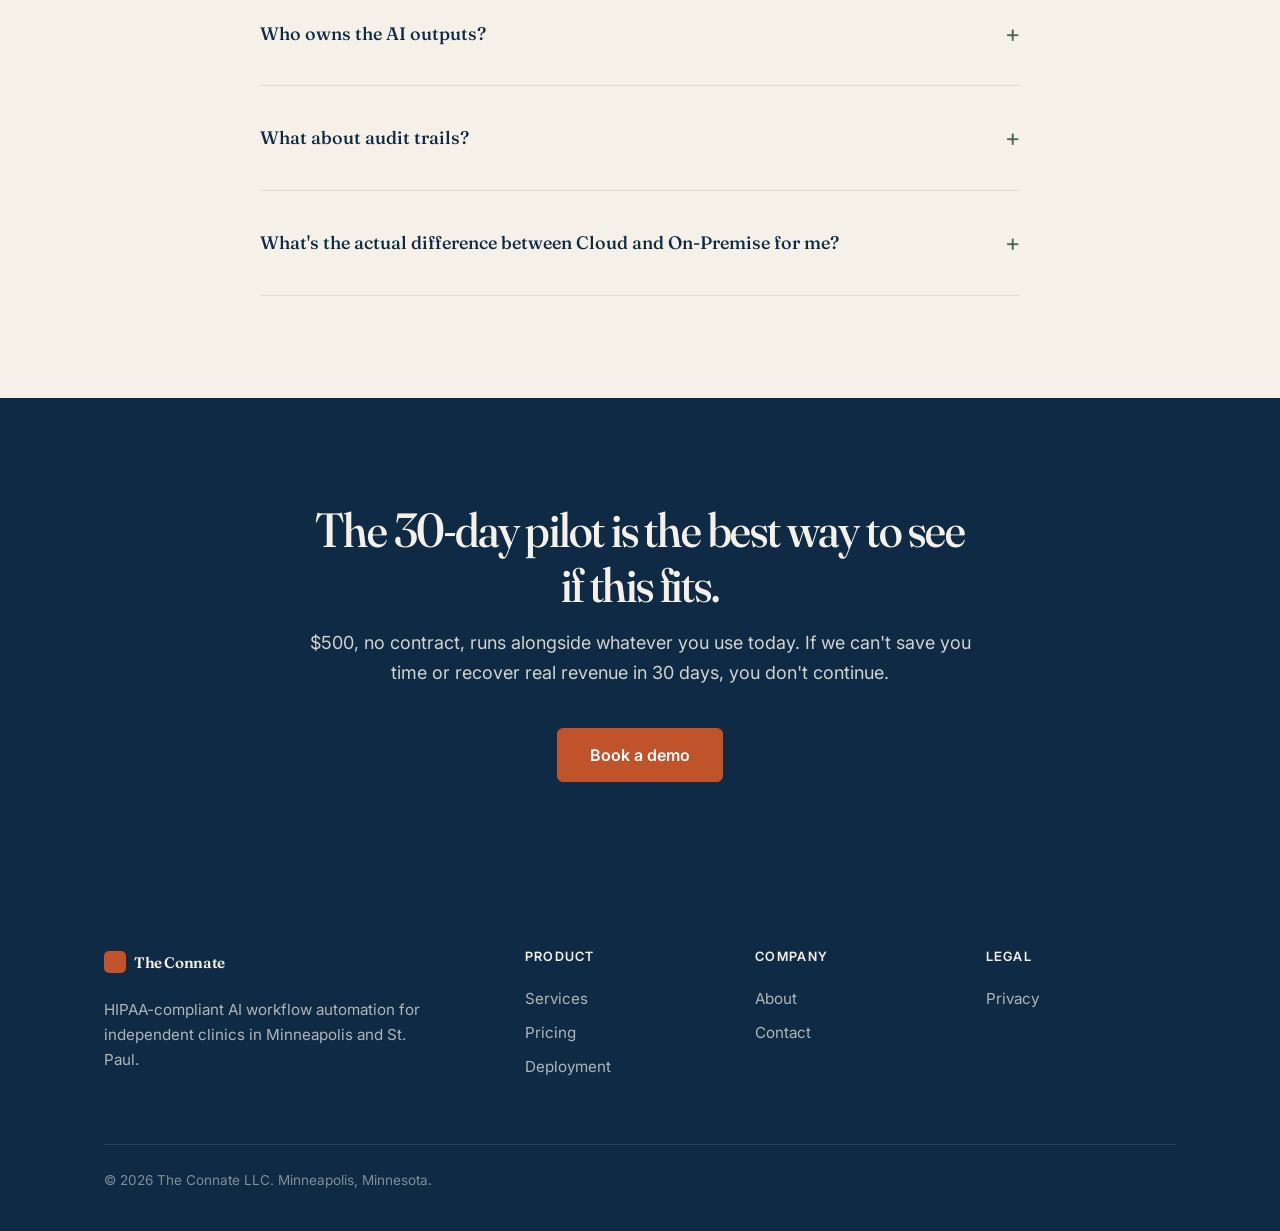
<file: services.html>
<!doctype html>
<html lang="en">
<head>
  <!-- SHARED:HEAD-META:START -->
  <meta charset="utf-8">
  <meta name="viewport" content="width=device-width, initial-scale=1">
  <title>Services — The Connate</title>
  <meta name="description" content="AI workflows for dental and eye clinics: appointment reminders, intake extraction, recall reactivation, insurance explainers, post-visit follow-up. Two deployment options. Transparent pricing.">
  <meta name="theme-color" content="#F6F1E8">
  <link rel="preconnect" href="https://fonts.googleapis.com">
  <link rel="preconnect" href="https://fonts.gstatic.com" crossorigin>
  <link href="https://fonts.googleapis.com/css2?family=Fraunces:opsz,wght@9..144,400;9..144,500;9..144,600&family=Inter:wght@400;500;600;700&display=swap" rel="stylesheet">
  <link rel="icon" href="favicon.svg" type="image/svg+xml">
  <link rel="icon" href="favicon.png" type="image/png" sizes="32x32">
  <link rel="apple-touch-icon" href="apple-touch-icon.png">
  <link rel="stylesheet" href="style.css">
  <meta property="og:title" content="Services — The Connate">
  <meta property="og:description" content="AI workflows for Twin Cities dental and eye clinics. Two deployment options. Transparent pricing.">
  <meta property="og:type" content="website">
  <meta property="og:url" content="https://theconnate.com/services.html">
  <link rel="canonical" href="https://theconnate.com/services.html">
  <meta property="og:image" content="https://theconnate.com/og-image.png">
  <meta name="twitter:card" content="summary_large_image">
  <meta name="twitter:title" content="Services — The Connate">
  <meta name="twitter:description" content="AI workflows for Twin Cities dental and eye clinics. Two deployment options. Transparent pricing.">
  <meta name="twitter:image" content="https://theconnate.com/og-image.png">
  <!-- SHARED:HEAD-META:END -->
</head>
<body>

<a class="skip-link" href="#main">Skip to content</a>

<!-- SHARED:HEADER:START -->
<header class="site-header">
  <div class="container">
    <a href="index.html" class="logo">The Connate</a>
    <nav class="main-nav" aria-label="Main">
      <button class="nav-toggle" type="button" aria-label="Toggle menu" aria-expanded="false" aria-controls="primary-nav">
        <span aria-hidden="true"></span><span aria-hidden="true"></span><span aria-hidden="true"></span>
      </button>
      <ul id="primary-nav">
        <li><a href="index.html">Home</a></li>
        <li><a href="services.html" class="active" aria-current="page">Services</a></li>
        <li><a href="about.html">About</a></li>
        <li><a href="contact.html">Contact</a></li>
        <li><a href="contact.html" class="btn btn--primary">Book a demo</a></li>
      </ul>
    </nav>
  </div>
</header>
<!-- SHARED:HEADER:END -->

<main id="main">

  <section class="page-header">
    <div class="container">
      <span class="eyebrow">What we do</span>
      <h1 class="display--l">AI workflows that draft — your staff reviews and sends.</h1>
      <p class="lead">
        The AI never sends anything on its own. Every message, every form extraction, and every draft goes through a human review step before it reaches a patient. That's how we stay HIPAA-compliant and liability-safe.
      </p>
    </div>
  </section>

  <!-- WORKFLOWS — grouped editorial layout -->
  <section class="section">
    <div class="container">
      <div class="section-header">
        <span class="eyebrow">Workflows</span>
        <h2>Five categories, customized to your practice.</h2>
        <p class="lead">Every workflow is shaped during the pilot — not pulled from a template library.</p>
      </div>

      <div class="deploy-grid" data-reveal>
        <article class="card">
          <span class="tag">Scheduling</span>
          <h3>Appointment reminders</h3>
          <p>Multi-step reminder sequences at 72 hours, 24 hours, and 2 hours before the visit. Patient-specific prep instructions included automatically.</p>
        </article>
        <article class="card">
          <span class="tag">Intake</span>
          <h3>Patient intake extraction</h3>
          <p>Scan or photograph an intake form. Structured data lands in your PMS in seconds. Staff reviews and confirms before it saves.</p>
        </article>
        <article class="card">
          <span class="tag">Recall</span>
          <h3>Recall reactivation</h3>
          <p>Personalized outreach for patients overdue for their 6-month hygiene or annual eye exam. Friendly, specific, never templated.</p>
        </article>
        <article class="card">
          <span class="tag">Insurance</span>
          <h3>Insurance benefit explainer</h3>
          <p>Plain-English summaries of what a patient's plan covers — coverage levels, deductibles, waiting periods — drafted in seconds.</p>
        </article>
        <article class="card">
          <span class="tag">Follow-ups</span>
          <h3>Post-visit follow-up &amp; reviews</h3>
          <p>Personalized aftercare messages, optical-capture reminders for eye clinics, and review request texts after successful visits.</p>
        </article>
        <article class="card">
          <span class="tag">Triage</span>
          <h3>Emergency triage</h3>
          <p>Urgent patient calls classified by priority with a drafted response for your staff to review before it goes out.</p>
        </article>
      </div>
    </div>
  </section>

  <!-- STATS ROW (placeholder numbers) -->
  <section class="section section--alt">
    <div class="container" data-reveal>
      <div class="stats-row">
        <div class="stat">
          <span class="stat__number">5 min</span>
          <span class="stat__label">saved per intake form</span>
        </div>
        <div class="stat">
          <span class="stat__number">40+</span>
          <span class="stat__label">calls / week handled by reminders</span>
        </div>
        <div class="stat">
          <span class="stat__number">0</span>
          <span class="stat__label">messages sent without staff review</span>
        </div>
      </div>
    </div>
  </section>

  <!-- DEPLOYMENT COMPARISON -->
  <section class="section" id="deployment">
    <div class="container">
      <div class="section-header">
        <span class="eyebrow">Deployment</span>
        <h2>Cloud or on-premise. Same workflows either way.</h2>
        <p class="lead">Both are HIPAA-compliant. Both run the exact same codebase. Pick based on your privacy preference, not on cost.</p>
      </div>
      <div class="compare-wrap" data-reveal>
        <table class="compare">
          <caption class="compare__caption">Cloud vs. on-premise deployment comparison</caption>
          <thead>
            <tr>
              <th scope="col">Feature</th>
              <th scope="col">Cloud (Azure)</th>
              <th scope="col">Local (On-Premise)</th>
            </tr>
          </thead>
          <tbody>
            <tr>
              <th scope="row">Where your data lives</th>
              <td>Your private Azure tenant, US region</td>
              <td>Physical Mac Mini in your office</td>
            </tr>
            <tr>
              <th scope="row">HIPAA compliance</th>
              <td>Signed Microsoft BAA</td>
              <td>Air-gapped — no internet path for patient data</td>
            </tr>
            <tr>
              <th scope="row">Hardware cost</th>
              <td>$0 upfront</td>
              <td>Included in setup fee</td>
            </tr>
            <tr>
              <th scope="row">Deploy time</th>
              <td>Hours</td>
              <td>1–2 days (shipping + install)</td>
            </tr>
            <tr>
              <th scope="row">Works offline</th>
              <td>No — needs internet</td>
              <td>Yes — fully air-gapped</td>
            </tr>
            <tr>
              <th scope="row">Best for</th>
              <td>Cloud-comfortable practices, multi-location groups</td>
              <td>Privacy-first, zero-trust, or internet-challenged locations</td>
            </tr>
          </tbody>
        </table>
      </div>
    </div>
  </section>

  <!-- PRICING -->
  <section class="section section--alt" id="pricing">
    <div class="container">
      <div class="section-header">
        <span class="eyebrow">Pricing</span>
        <h2>Transparent. No annual lock-in.</h2>
        <p class="lead">Start with a 30-day pilot. Expand only if the numbers work for you.</p>
      </div>
      <div class="pricing-grid" data-reveal>

        <div class="card price-card">
          <h3>Pilot</h3>
          <div class="price">$500</div>
          <div class="price-sub">One-time · 30 days</div>
          <ul>
            <li>1–2 workflows customized</li>
            <li>Staff training included</li>
            <li>Runs alongside current tools</li>
            <li>No contract, no risk</li>
            <li>You decide at day 30</li>
          </ul>
        </div>

        <div class="card price-card featured">
          <h3>Starter</h3>
          <div class="price">$1,500</div>
          <div class="price-sub">Setup, then $300 / month</div>
          <ul>
            <li>2 workflows</li>
            <li>Hardware or Azure tenant included</li>
            <li>Monthly check-ins</li>
            <li>Prompt tuning as you grow</li>
            <li>Email + phone support</li>
          </ul>
        </div>

        <div class="card price-card">
          <h3>Professional</h3>
          <div class="price">$3,000</div>
          <div class="price-sub">Setup, then $500 / month</div>
          <ul>
            <li>4 or more workflows</li>
            <li>Hardware or Azure tenant included</li>
            <li>Monthly workflow reviews</li>
            <li>Priority support</li>
            <li>Multilingual drafting</li>
          </ul>
        </div>

        <div class="card price-card">
          <h3>Enterprise</h3>
          <div class="price">Custom</div>
          <div class="price-sub">Multi-location &amp; integrations</div>
          <ul>
            <li>All workflows available</li>
            <li>Multi-location deployment</li>
            <li>Custom PMS/EHR integration</li>
            <li>Dedicated account management</li>
            <li>Starting at $5,000 setup + $800 / mo</li>
          </ul>
        </div>

      </div>
    </div>
  </section>

  <!-- FAQ -->
  <section class="section">
    <div class="container">
      <div class="section-header">
        <span class="eyebrow">Questions</span>
        <h2>What clinics ask before signing.</h2>
      </div>
      <div class="faq" data-reveal>
        <details class="disclosure">
          <summary>Is my data really private?</summary>
          <p>Yes. With the Azure deployment, your data stays inside your own Microsoft tenant under a signed Business Associate Agreement from Microsoft — we never see it. With the on-premise deployment, your data stays inside the physical machine in your office and never touches the internet for patient information.</p>
        </details>
        <details class="disclosure">
          <summary>What if I want to cancel?</summary>
          <p>The pilot is $500 flat for 30 days with no contract. After the pilot, monthly plans are month-to-month. Cancel any time with 30 days' notice. We don't believe in annual lock-in contracts.</p>
        </details>
        <details class="disclosure">
          <summary>Do you integrate with Dentrix, Compulink, or our PMS?</summary>
          <p>Intake extraction lands structured data in the formats your PMS expects. We support Dentrix, Open Dental, Eaglesoft, Compulink, and Crystal PM out of the box. Custom integrations for other systems are part of the Professional and Enterprise tiers.</p>
        </details>
        <details class="disclosure">
          <summary>Who owns the AI outputs?</summary>
          <p>You do. Every draft message, every extracted form, every summary — those belong to your practice. We don't reuse your data to train models. Patient data stays in your environment by design.</p>
        </details>
        <details class="disclosure">
          <summary>What about audit trails?</summary>
          <p>Every AI-drafted output is logged with a timestamp, the staff member who reviewed it, what was edited, and what was sent. Audit trails are exportable as CSV or PDF on demand.</p>
        </details>
        <details class="disclosure">
          <summary>What's the actual difference between Cloud and On-Premise for me?</summary>
          <p>Cloud is faster to deploy (hours, not days), scales instantly, and requires no hardware. On-Premise is fully air-gapped, works during internet outages, and removes the need for a BAA because data never leaves your office. Cost over three years is comparable. Pick based on your privacy preference.</p>
        </details>
      </div>
    </div>
  </section>

  <!-- CTA CLOSER -->
  <section class="cta-closer">
    <div class="container">
      <h2>The 30-day pilot is the best way to see if this fits.</h2>
      <p>$500, no contract, runs alongside whatever you use today. If we can't save you time or recover real revenue in 30 days, you don't continue.</p>
      <div class="hero-ctas">
        <a href="contact.html" class="btn btn--primary btn--lg">Book a demo</a>
      </div>
    </div>
  </section>

</main>

<!-- SHARED:FOOTER:START -->
<footer class="site-footer">
  <div class="container">
    <div>
      <a href="index.html" class="logo">The Connate</a>
      <p class="tagline">
        HIPAA-compliant AI workflow automation for independent clinics
        in Minneapolis and St. Paul.
      </p>
    </div>
    <div>
      <h4>Product</h4>
      <ul>
        <li><a href="services.html">Services</a></li>
        <li><a href="services.html#pricing">Pricing</a></li>
        <li><a href="services.html#deployment">Deployment</a></li>
      </ul>
    </div>
    <div>
      <h4>Company</h4>
      <ul>
        <li><a href="about.html">About</a></li>
        <li><a href="contact.html">Contact</a></li>
      </ul>
    </div>
    <div>
      <h4>Legal</h4>
      <ul>
        <li><a href="privacy.html">Privacy</a></li>
      </ul>
    </div>
    <p class="copyright">
      &copy; 2026 The Connate LLC. Minneapolis, Minnesota.
    </p>
  </div>
</footer>
<!-- SHARED:FOOTER:END -->

<aside class="sticky-cta">
  <a href="contact.html" class="btn btn--primary">Book a 20-minute demo</a>
</aside>

<script src="script.js" defer></script>

</body>
</html>
</file>
<file: style.css>
/* ─── The Connate — Editorial design system ─────────────────────
   Tokens are the single source of truth. Component styles only
   reference tokens; never use raw hex values inside components. */

/* ─── Reset + base ───────────────────────────────────────────── */

*, *::before, *::after {
  box-sizing: border-box;
  margin: 0;
  padding: 0;
}

html {
  scroll-behavior: smooth;
  -webkit-text-size-adjust: 100%;
}

body {
  font-family: 'Inter', -apple-system, BlinkMacSystemFont, 'Segoe UI',
               system-ui, sans-serif;
  font-size: 1rem;
  line-height: 1.65;
  color: var(--ink-soft);
  background: var(--cream);
  -webkit-font-smoothing: antialiased;
  -moz-osx-font-smoothing: grayscale;
}

img {
  max-width: 100%;
  height: auto;
  display: block;
}

a {
  color: var(--sage);
  text-decoration: none;
  transition: color 150ms ease;
}

a:hover {
  color: var(--ink);
}

/* ─── Tokens ─────────────────────────────────────────────────── */

:root {
  /* Color */
  --ink:        #0F2A44;
  --ink-soft:   #3A4A5C;
  --ink-muted:  #5E6A7A; /* darkened from #6B7787 to pass WCAG-AA (4.89:1 on cream) */
  --cream:      #F6F1E8;
  --cream-deep: #EDE5D4;
  --paper:      #FBF8F2;
  --sage:       #4A6855; /* darkened from #5A7A66 to pass WCAG-AA on cream (5.49:1) and sage-soft (4.61:1) */
  --sage-soft:  #D8E1D8;
  --clay:       #C0532A;
  --clay-deep:  #9E4220;
  --rule:       rgba(31, 41, 55, 0.10);

  /* Spacing (8px rhythm) */
  --space-xs:      0.5rem;
  --space-sm:      1rem;
  --space-md:      1.5rem;
  --space-lg:      2.5rem;
  --space-xl:      4rem;
  --space-xxl:     6.5rem;
  --space-section: clamp(4rem, 8vw, 8rem);

  /* Layout */
  --container:     1120px;
  --container-narrow: 720px;

  /* Radius */
  --radius:    12px;
  --radius-sm: 6px;
  --radius-pill: 9999px;

  /* Motion */
  --t-color:     150ms ease;
  --t-transform: 300ms cubic-bezier(0.2, 0, 0, 1);
}

/* ─── Typography ─────────────────────────────────────────────── */

h1, h2, h3, h4 {
  font-family: 'Fraunces', Georgia, 'Times New Roman', serif;
  font-weight: 500;
  font-variation-settings: 'opsz' 144, 'SOFT' 30;
  line-height: 1.15;
  color: var(--ink);
  letter-spacing: -0.025em;
}

.display--xl { font-size: clamp(2.75rem, 6vw, 4.75rem); }
.display--l  { font-size: clamp(2rem, 4vw, 3rem); }
.display--m  { font-size: 1.5rem; }
.display--s  { font-size: 1.125rem; }

h1 { font-size: clamp(2.75rem, 6vw, 4.75rem); margin-bottom: var(--space-md); }
h2 { font-size: clamp(2rem, 4vw, 3rem); margin-bottom: var(--space-md); }
h3 { font-size: 1.5rem; margin-bottom: var(--space-sm); }
h4 { font-size: 1.125rem; margin-bottom: var(--space-xs); }

p {
  margin-bottom: var(--space-sm);
}

.lead {
  font-size: clamp(1.125rem, 1.5vw, 1.375rem);
  line-height: 1.55;
  color: var(--ink-soft);
}

.eyebrow {
  display: inline-block;
  font-size: 0.75rem;
  font-weight: 600;
  letter-spacing: 0.15em;
  text-transform: uppercase;
  color: var(--sage);
  margin-bottom: var(--space-sm);
}

.caption {
  font-size: 0.875rem;
  font-weight: 500;
  color: var(--ink-muted);
}

/* ─── Layout ─────────────────────────────────────────────────── */

.container {
  max-width: var(--container);
  margin: 0 auto;
  padding: 0 var(--space-md);
}

.container--narrow {
  max-width: var(--container-narrow);
}

.section {
  padding: var(--space-section) 0;
}

.section--alt {
  background: var(--cream-deep);
}

.section-header {
  text-align: center;
  max-width: var(--container-narrow);
  margin: 0 auto var(--space-lg);
}

.section-header .lead {
  margin-top: var(--space-sm);
}

.rule {
  border: 0;
  border-top: 1px solid var(--rule);
  margin: var(--space-md) 0;
}

/* ─── Buttons ────────────────────────────────────────────────── */

.btn {
  display: inline-flex;
  align-items: center;
  gap: 0.5rem;
  padding: 0.875rem 1.625rem;
  border-radius: var(--radius-sm);
  font-family: inherit;
  font-weight: 600;
  font-size: 0.95rem;
  line-height: 1;
  cursor: pointer;
  border: 1.5px solid transparent;
  transition: background var(--t-color), color var(--t-color), border-color var(--t-color);
  text-decoration: none;
}

.btn--primary {
  background: var(--clay);
  color: #fff;
  border-color: var(--clay);
}

.btn--primary:hover {
  background: var(--clay-deep);
  border-color: var(--clay-deep);
  color: #fff;
}

.btn--ghost {
  background: transparent;
  color: var(--ink);
  border-color: var(--ink);
}

.btn--ghost:hover {
  background: var(--ink);
  color: var(--cream);
}

.btn--lg {
  padding: 1.125rem 2rem;
  font-size: 1rem;
}

/* ─── Header / nav ───────────────────────────────────────────── */

header.site-header {
  position: sticky;
  top: 0;
  z-index: 100;
  background: transparent;
  transition: background var(--t-color), box-shadow var(--t-color);
}

header.site-header.is-scrolled {
  background: var(--cream-deep);
  box-shadow: 0 1px 0 var(--rule);
}

header.site-header .container {
  display: flex;
  align-items: center;
  justify-content: space-between;
  padding-top: var(--space-sm);
  padding-bottom: var(--space-sm);
}

.logo {
  font-family: 'Fraunces', Georgia, serif;
  font-size: 1.25rem;
  font-weight: 600;
  color: var(--ink);
  letter-spacing: -0.025em;
  display: inline-flex;
  align-items: center;
  gap: 0.5rem;
  text-decoration: none;
}

.logo::before {
  content: '';
  width: 22px;
  height: 22px;
  border-radius: 5px;
  background: var(--clay);
}

nav.main-nav ul {
  display: flex;
  gap: var(--space-md);
  list-style: none;
  align-items: center;
}

nav.main-nav a {
  color: var(--ink-soft);
  font-weight: 500;
  font-size: 0.95rem;
  padding: 0.5rem 0;
  position: relative;
}

nav.main-nav a:hover { color: var(--ink); }

nav.main-nav a.active { color: var(--ink); }

nav.main-nav a.active::after {
  content: '';
  position: absolute;
  bottom: -2px;
  left: 0;
  right: 0;
  height: 2px;
  background: var(--clay);
}

nav.main-nav .btn {
  padding: 0.625rem 1.125rem;
}

.nav-toggle {
  display: none;
  background: transparent;
  border: none;
  cursor: pointer;
  padding: 0.5rem;
}

.nav-toggle span {
  display: block;
  width: 24px;
  height: 2px;
  background: var(--ink);
  margin: 5px 0;
  transition: transform var(--t-color), opacity var(--t-color);
}

/* ─── Hero ───────────────────────────────────────────────────── */

.hero {
  padding: var(--space-xxl) 0 var(--space-xl);
  position: relative;
  overflow: hidden;
}

.hero .container {
  max-width: 920px;
  text-align: center;
  position: relative;
}

.hero .lead {
  max-width: 660px;
  margin: 0 auto var(--space-lg);
}

.hero-ctas {
  display: flex;
  gap: var(--space-sm);
  justify-content: center;
  flex-wrap: wrap;
}

.hero-footer {
  margin-top: var(--space-lg);
  font-size: 0.95rem;
  color: var(--ink-muted);
}

/* ─── Page header (inner pages) ──────────────────────────────── */

.page-header {
  padding: var(--space-xl) 0 var(--space-lg);
  text-align: center;
  border-bottom: 1px solid var(--rule);
}

.page-header .container {
  max-width: 780px;
}

.page-header .lead {
  margin-top: var(--space-sm);
}

/* ─── Card ───────────────────────────────────────────────────── */

.card {
  background: var(--cream-deep);
  border: 1px solid var(--rule);
  border-radius: var(--radius);
  padding: var(--space-lg);
  transition: background var(--t-color), border-color var(--t-color);
}

.card:hover {
  background: var(--paper);
  border-color: var(--sage);
}

.card--paper {
  background: var(--paper);
}

.card h3 {
  margin-bottom: var(--space-sm);
}

/* ─── Tag / badge ────────────────────────────────────────────── */

.tag {
  display: inline-block;
  background: var(--sage-soft);
  color: var(--sage);
  padding: 0.25rem 0.625rem;
  border-radius: var(--radius-pill);
  font-size: 0.75rem;
  font-weight: 700;
  letter-spacing: 0.05em;
  text-transform: uppercase;
  margin-bottom: var(--space-sm);
}

/* ─── Pain list (editorial bullets) ──────────────────────────── */

.pain-list {
  list-style: none;
  max-width: 720px;
  margin: 0 auto;
}

.pain-list li {
  display: flex;
  gap: var(--space-sm);
  padding: var(--space-sm) 0;
  font-size: 1.075rem;
  border-bottom: 1px solid var(--rule);
}

.pain-list li:last-child { border-bottom: 0; }

.pain-list li::before {
  content: '—';
  color: var(--clay);
  font-weight: 600;
  flex-shrink: 0;
  margin-top: 1px;
}

.pain-list em {
  font-family: 'Fraunces', Georgia, serif;
  font-style: italic;
  font-weight: 500;
  color: var(--ink);
}

/* ─── Stats row ──────────────────────────────────────────────── */

.stats-row {
  display: grid;
  grid-template-columns: repeat(auto-fit, minmax(220px, 1fr));
  gap: var(--space-md);
}

.stat {
  text-align: center;
  padding: var(--space-md);
}

.stat__number {
  display: block;
  font-family: 'Fraunces', Georgia, serif;
  font-weight: 500;
  font-size: clamp(2.5rem, 5vw, 4rem);
  line-height: 1;
  color: var(--ink);
  letter-spacing: -0.03em;
  margin-bottom: var(--space-xs);
  font-variant-numeric: tabular-nums;
}

.stat__label {
  color: var(--ink-muted);
  font-size: 0.95rem;
}

/* ─── Pull quote band ────────────────────────────────────────── */

.pull-quote-band {
  background: var(--sage-soft);
  padding: var(--space-xl) 0;
}

.pull-quote {
  max-width: 780px;
  margin: 0 auto;
  text-align: center;
}

.pull-quote q {
  display: block;
  font-family: 'Fraunces', Georgia, serif;
  font-size: clamp(1.5rem, 3vw, 2.25rem);
  font-weight: 400;
  font-style: italic;
  line-height: 1.3;
  color: var(--ink);
  font-variation-settings: 'opsz' 144, 'SOFT' 50;
  quotes: none;
}

.pull-quote q::before,
.pull-quote q::after { content: ''; }

.pull-quote cite {
  display: block;
  margin-top: var(--space-md);
  font-style: normal;
  font-size: 0.95rem;
  color: var(--ink-soft);
  letter-spacing: 0.02em;
}

/* ─── Deploy / pricing grids ─────────────────────────────────── */

.deploy-grid,
.pricing-grid {
  display: grid;
  gap: var(--space-md);
  grid-template-columns: repeat(auto-fit, minmax(280px, 1fr));
}

.deploy-grid .card ul,
.pricing-grid .card ul {
  list-style: none;
  margin-top: var(--space-md);
}

.deploy-grid .card ul li,
.pricing-grid .card ul li {
  position: relative;
  padding: 0.5rem 0 0.5rem 1.5rem;
  font-size: 0.95rem;
  color: var(--ink-soft);
}

.deploy-grid .card ul li::before,
.pricing-grid .card ul li::before {
  content: '';
  position: absolute;
  left: 0;
  top: 0.75rem;
  width: 12px;
  height: 7px;
  border-left: 2px solid var(--sage);
  border-bottom: 2px solid var(--sage);
  transform: rotate(-45deg);
}

.price-card .price {
  font-family: 'Fraunces', Georgia, serif;
  font-size: 2.5rem;
  font-weight: 500;
  letter-spacing: -0.03em;
  color: var(--ink);
  margin-bottom: var(--space-xs);
}

.price-card .price-sub {
  color: var(--ink-muted);
  font-size: 0.9rem;
  margin-bottom: var(--space-md);
}

.price-card.featured {
  position: relative;
  border-color: var(--clay);
  background: var(--paper);
}

.price-card.featured::before {
  content: 'RECOMMENDED';
  position: absolute;
  top: -10px;
  left: 50%;
  transform: translateX(-50%);
  background: var(--clay);
  color: #fff;
  padding: 0.25rem 0.875rem;
  border-radius: var(--radius-pill);
  font-size: 0.7rem;
  font-weight: 700;
  letter-spacing: 0.08em;
}

/* ─── Process (steps) ────────────────────────────────────────── */

.process {
  display: grid;
  grid-template-columns: repeat(auto-fit, minmax(220px, 1fr));
  gap: var(--space-lg);
  counter-reset: step;
}

.step {
  counter-increment: step;
}

.step::before {
  content: counter(step, decimal-leading-zero);
  display: block;
  font-family: 'Fraunces', Georgia, serif;
  font-weight: 400;
  font-size: clamp(2rem, 4vw, 3rem);
  color: var(--clay);
  line-height: 1;
  margin-bottom: var(--space-sm);
  letter-spacing: -0.03em;
}

.step h3 {
  font-family: 'Fraunces', Georgia, serif;
  font-size: 1.25rem;
  margin-bottom: var(--space-xs);
}

.step p {
  color: var(--ink-soft);
  font-size: 0.95rem;
  margin-bottom: 0;
}

/* ─── Compare table ──────────────────────────────────────────── */

.compare-wrap {
  overflow-x: auto;
  border-radius: var(--radius);
}

.compare {
  width: 100%;
  border-collapse: collapse;
  background: var(--paper);
  border: 1px solid var(--rule);
  border-radius: var(--radius);
  font-variant-numeric: tabular-nums;
}

.visually-hidden,
.compare__caption {
  position: absolute;
  width: 1px;
  height: 1px;
  padding: 0;
  margin: -1px;
  overflow: hidden;
  clip: rect(0, 0, 0, 0);
  white-space: nowrap;
  border: 0;
}

.compare th,
.compare td {
  padding: var(--space-sm) var(--space-md);
  text-align: left;
  border-bottom: 1px solid var(--rule);
  font-size: 0.95rem;
}

.compare thead th {
  background: var(--cream-deep);
  font-family: 'Fraunces', Georgia, serif;
  font-weight: 500;
  font-size: 0.95rem;
  color: var(--ink);
  letter-spacing: 0;
}

.compare tbody tr:last-child td,
.compare tbody tr:last-child th { border-bottom: 0; }

.compare tbody th[scope="row"] {
  font-weight: 600;
  color: var(--ink);
}

/* ─── FAQ disclosures ────────────────────────────────────────── */

.faq {
  max-width: 760px;
  margin: 0 auto;
}

.disclosure {
  border-bottom: 1px solid var(--rule);
  padding: var(--space-sm) 0;
}

.disclosure:first-child {
  border-top: 1px solid var(--rule);
}

.disclosure summary {
  list-style: none;
  cursor: pointer;
  font-family: 'Fraunces', Georgia, serif;
  font-weight: 500;
  font-size: 1.125rem;
  color: var(--ink);
  padding: var(--space-sm) 0;
  display: flex;
  align-items: center;
  justify-content: space-between;
  gap: var(--space-sm);
}

.disclosure summary::-webkit-details-marker { display: none; }

.disclosure summary::after {
  content: '+';
  font-family: 'Inter', sans-serif;
  font-weight: 400;
  font-size: 1.5rem;
  color: var(--sage);
  transition: transform var(--t-transform);
  flex-shrink: 0;
}

.disclosure[open] summary::after {
  transform: rotate(45deg);
}

.disclosure p {
  color: var(--ink-soft);
  padding: 0 0 var(--space-sm);
  margin: 0;
  font-size: 1rem;
}

/* ─── Founder block (about) ──────────────────────────────────── */

.founder {
  display: grid;
  grid-template-columns: minmax(220px, 320px) 1fr;
  gap: var(--space-lg);
  align-items: start;
  max-width: 920px;
  margin: 0 auto;
}

.founder__portrait {
  aspect-ratio: 4 / 5;
  background: var(--cream-deep);
  border: 1px solid var(--rule);
  border-radius: var(--radius);
  overflow: hidden;
}

.founder__portrait img {
  width: 100%;
  height: 100%;
  object-fit: cover;
}

.founder__bio p {
  font-size: 1.075rem;
  line-height: 1.7;
  color: var(--ink-soft);
  margin-bottom: var(--space-md);
}

/* ─── About prose ────────────────────────────────────────────── */

.prose {
  max-width: 36em;
  margin: 0 auto;
}

.prose h2 {
  margin-top: var(--space-lg);
}

.prose h2:first-child { margin-top: 0; }

.prose p {
  font-size: 1.075rem;
  line-height: 1.7;
  color: var(--ink-soft);
  margin-bottom: var(--space-md);
}

.prose a {
  color: var(--sage);
  border-bottom: 1px solid currentColor;
}

.prose a:hover {
  color: var(--ink);
}

.prose .caption {
  margin-bottom: var(--space-md);
  display: block;
}

/* ─── Values grid (about — what we believe) ──────────────────── */

.values-grid {
  display: grid;
  grid-template-columns: repeat(auto-fit, minmax(240px, 1fr));
  gap: var(--space-md);
  margin-top: var(--space-lg);
}

.value-card {
  padding: var(--space-md);
  background: var(--cream-deep);
  border: 1px solid var(--rule);
  border-radius: var(--radius);
}

.value-card h3 {
  font-family: 'Fraunces', Georgia, serif;
  color: var(--ink);
  font-size: 1.125rem;
  margin-bottom: var(--space-xs);
}

.value-card p {
  color: var(--ink-soft);
  font-size: 0.95rem;
  margin: 0;
}

/* ─── Contact two-column ─────────────────────────────────────── */

.contact-grid {
  display: grid;
  grid-template-columns: 1fr 1fr;
  gap: var(--space-lg);
  align-items: start;
}

.contact-methods .method {
  padding: var(--space-md) 0;
  border-bottom: 1px solid var(--rule);
}

.contact-methods .method:first-child { padding-top: 0; }
.contact-methods .method:last-child { border-bottom: 0; }

.contact-methods h3 {
  font-family: 'Fraunces', Georgia, serif;
  font-size: 1.25rem;
  margin-bottom: var(--space-xs);
}

.contact-methods a {
  font-weight: 500;
  border-bottom: 1px solid currentColor;
}

.contact-embed {
  background: var(--paper);
  border: 1px solid var(--rule);
  border-radius: var(--radius);
  padding: var(--space-sm);
  min-height: 700px;
}

.contact-embed .calendly-inline-widget {
  min-width: 280px;
  height: 680px;
}

/* ─── What-to-expect list (contact) ──────────────────────────── */

.expect-list {
  list-style: none;
  max-width: 760px;
  margin: 0 auto;
  counter-reset: expect;
}

.expect-list li {
  counter-increment: expect;
  display: grid;
  grid-template-columns: auto 1fr;
  gap: var(--space-md);
  padding: var(--space-sm) 0;
  border-bottom: 1px solid var(--rule);
}

.expect-list li:last-child { border-bottom: 0; }

.expect-list li::before {
  content: counter(expect, decimal-leading-zero);
  font-family: 'Fraunces', Georgia, serif;
  font-weight: 400;
  font-size: 1.75rem;
  color: var(--clay);
  line-height: 1;
  letter-spacing: -0.03em;
}

.expect-list strong {
  font-family: 'Fraunces', Georgia, serif;
  font-weight: 500;
  font-size: 1.125rem;
  color: var(--ink);
  display: block;
  margin-bottom: 0.25rem;
}

.expect-list p {
  color: var(--ink-soft);
  margin: 0;
}

/* ─── CTA closer ─────────────────────────────────────────────── */

.cta-closer {
  background: var(--ink);
  color: var(--cream);
  padding: var(--space-xxl) 0;
  text-align: center;
}

.cta-closer .container {
  max-width: 720px;
}

.cta-closer h2 {
  color: var(--cream);
  margin-bottom: var(--space-sm);
}

.cta-closer p {
  color: rgba(246, 241, 232, 0.85);
  font-size: 1.125rem;
  margin-bottom: var(--space-lg);
}

.cta-closer .btn--ghost {
  color: var(--cream);
  border-color: rgba(246, 241, 232, 0.5);
}

.cta-closer .btn--ghost:hover {
  background: var(--cream);
  color: var(--ink);
  border-color: var(--cream);
}

.cta-closer--slim {
  padding: var(--space-xl) 0;
}

.cta-closer--slim p {
  font-size: 1rem;
  margin: 0;
}

.cta-closer--slim a {
  color: var(--cream);
  border-bottom: 1px solid currentColor;
}

.cta-closer--slim a:hover {
  color: var(--paper);
}

/* ─── Sticky mobile CTA ──────────────────────────────────────── */

.sticky-cta {
  position: fixed;
  bottom: var(--space-sm);
  left: var(--space-sm);
  right: var(--space-sm);
  z-index: 90;
  display: none;
  transform: translateY(150%);
  transition: transform var(--t-transform);
}

.sticky-cta.is-visible {
  transform: translateY(0);
}

.sticky-cta .btn {
  width: 100%;
  justify-content: center;
  box-shadow: 0 4px 16px rgba(15, 42, 68, 0.15);
}

body[data-no-sticky-cta] .sticky-cta { display: none !important; }

/* ─── Footer ─────────────────────────────────────────────────── */

footer.site-footer {
  background: var(--ink);
  color: rgba(246, 241, 232, 0.85);
  padding: var(--space-xl) 0 var(--space-md);
  margin-top: 0;
}

footer.site-footer .container {
  display: grid;
  grid-template-columns: 2fr 1fr 1fr 1fr;
  gap: var(--space-lg);
}

footer.site-footer .logo {
  color: var(--cream);
}

footer.site-footer .logo::before {
  background: var(--clay);
}

footer.site-footer .tagline {
  color: rgba(246, 241, 232, 0.7);
  font-size: 0.95rem;
  max-width: 320px;
  margin-top: var(--space-sm);
}

footer.site-footer h4 {
  color: var(--cream);
  font-family: 'Inter', sans-serif;
  font-size: 0.8rem;
  font-weight: 600;
  text-transform: uppercase;
  letter-spacing: 0.1em;
  margin-bottom: var(--space-sm);
}

footer.site-footer ul {
  list-style: none;
}

footer.site-footer ul li {
  padding: 0.25rem 0;
}

footer.site-footer a {
  color: rgba(246, 241, 232, 0.7);
  font-size: 0.95rem;
}

footer.site-footer a:hover { color: var(--cream); }

footer.site-footer .copyright {
  grid-column: 1 / -1;
  padding-top: var(--space-md);
  border-top: 1px solid rgba(246, 241, 232, 0.1);
  font-size: 0.85rem;
  color: rgba(246, 241, 232, 0.5);
  margin-top: var(--space-sm);
}

/* ─── Reveal-on-scroll ───────────────────────────────────────── */

[data-reveal] {
  opacity: 0;
  transform: translateY(12px);
  transition: opacity 500ms ease, transform var(--t-transform);
}

[data-reveal].is-revealed {
  opacity: 1;
  transform: translateY(0);
}

/* ─── Accessibility ──────────────────────────────────────────── */

:focus-visible {
  outline: 2px solid var(--sage);
  outline-offset: 2px;
  border-radius: var(--radius-sm);
}

.skip-link {
  position: absolute;
  top: -40px;
  left: var(--space-sm);
  background: var(--ink);
  color: var(--cream);
  padding: var(--space-sm) var(--space-md);
  z-index: 1000;
  text-decoration: none;
  border-radius: var(--radius-sm);
}

.skip-link:focus { top: var(--space-sm); }

/* ─── Mobile ─────────────────────────────────────────────────── */

@media (max-width: 768px) {
  .hero { padding: var(--space-xl) 0 var(--space-lg); }

  .hero-ctas { flex-direction: column; align-items: stretch; }
  .hero-ctas .btn { justify-content: center; }

  nav.main-nav ul {
    display: none;
    position: absolute;
    top: 100%;
    left: 0;
    right: 0;
    background: var(--cream);
    flex-direction: column;
    gap: 0;
    padding: var(--space-sm) var(--space-md);
    border-bottom: 1px solid var(--rule);
  }

  nav.main-nav ul.is-open { display: flex; }

  nav.main-nav a {
    display: block;
    padding: var(--space-sm) 0;
    border-bottom: 1px solid var(--rule);
  }

  nav.main-nav a.active::after { display: none; }

  nav.main-nav li:last-child a {
    border-bottom: 0;
    margin-top: var(--space-sm);
  }

  .nav-toggle { display: block; }

  .sticky-cta { display: block; }

  .founder { grid-template-columns: 1fr; }
  .founder__portrait { max-width: 280px; }

  .contact-grid { grid-template-columns: 1fr; }

  footer.site-footer .container { grid-template-columns: 1fr; }
}

/* ─── Reduced motion ─────────────────────────────────────────── */

@media (prefers-reduced-motion: reduce) {
  *, *::before, *::after {
    animation-duration: 0.01ms !important;
    transition-duration: 0.01ms !important;
  }
  html { scroll-behavior: auto; }
  [data-reveal] { opacity: 1; transform: none; }
}
</file>
